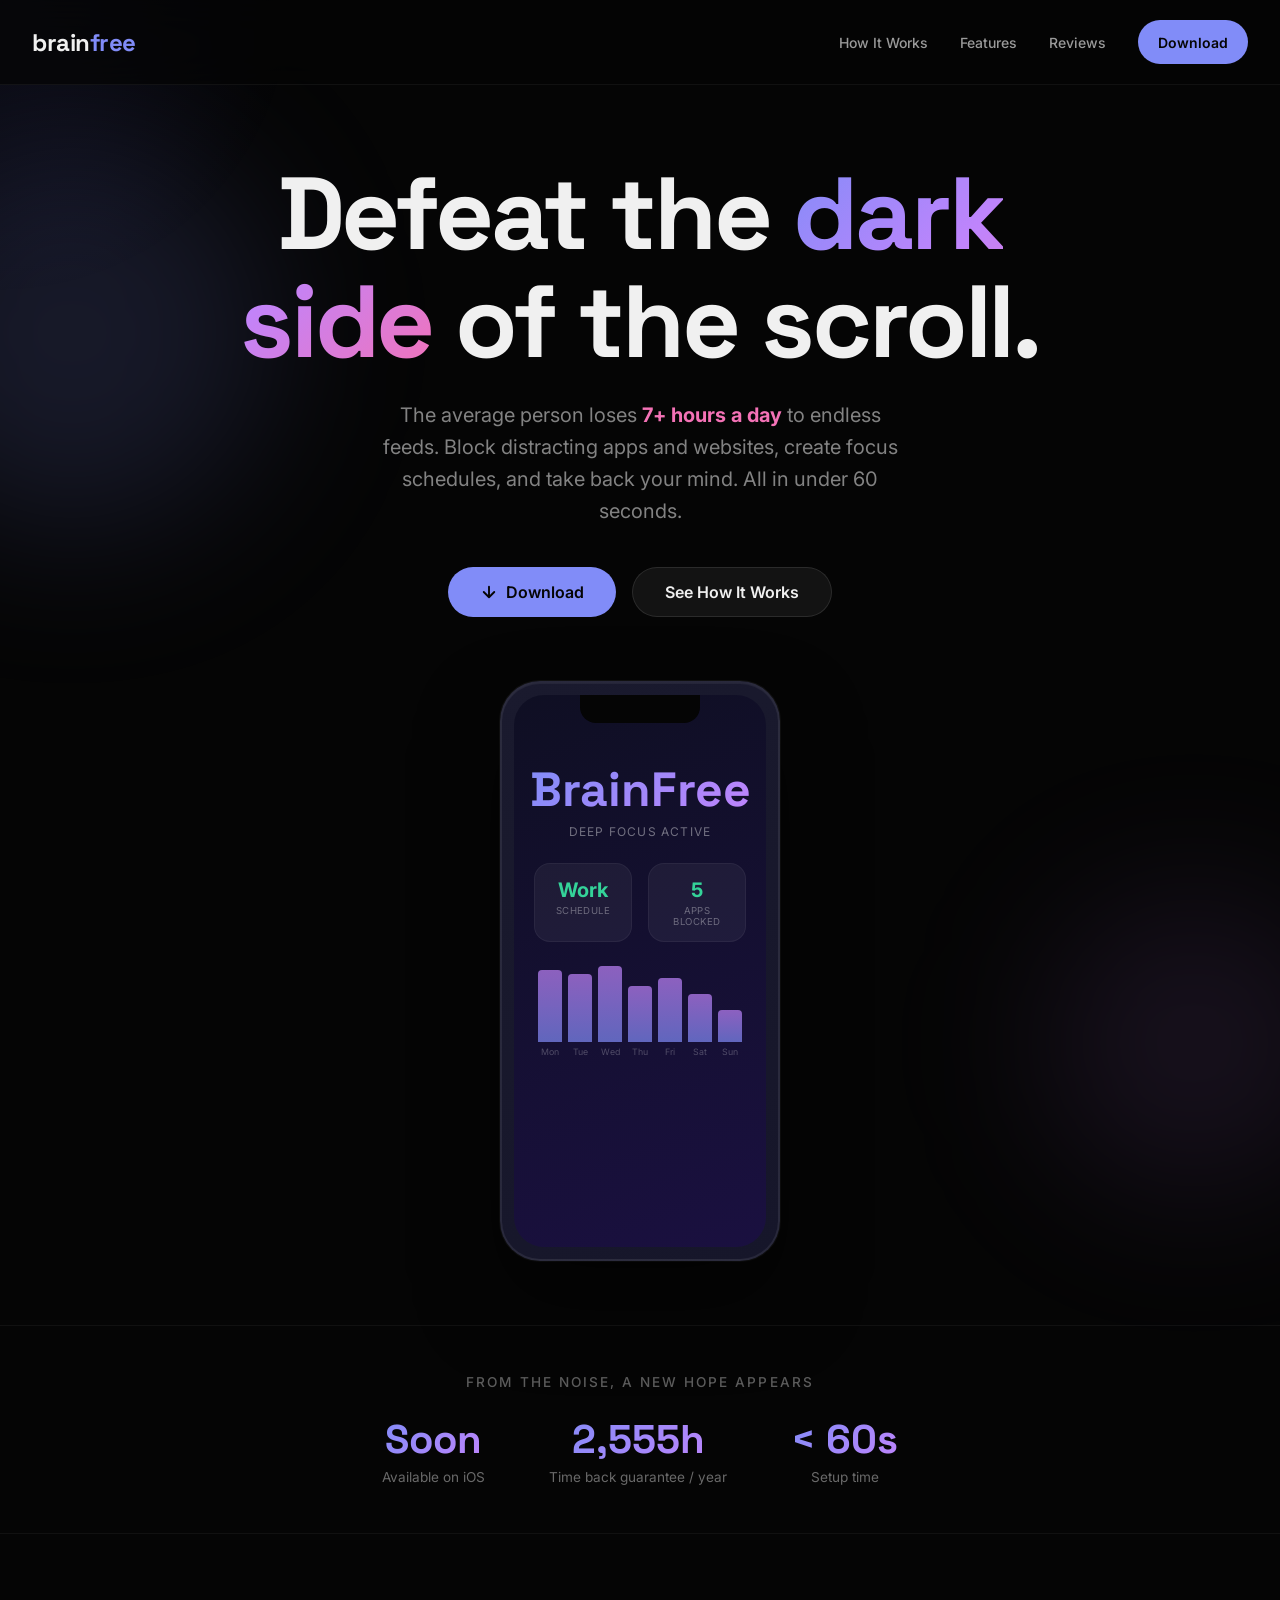
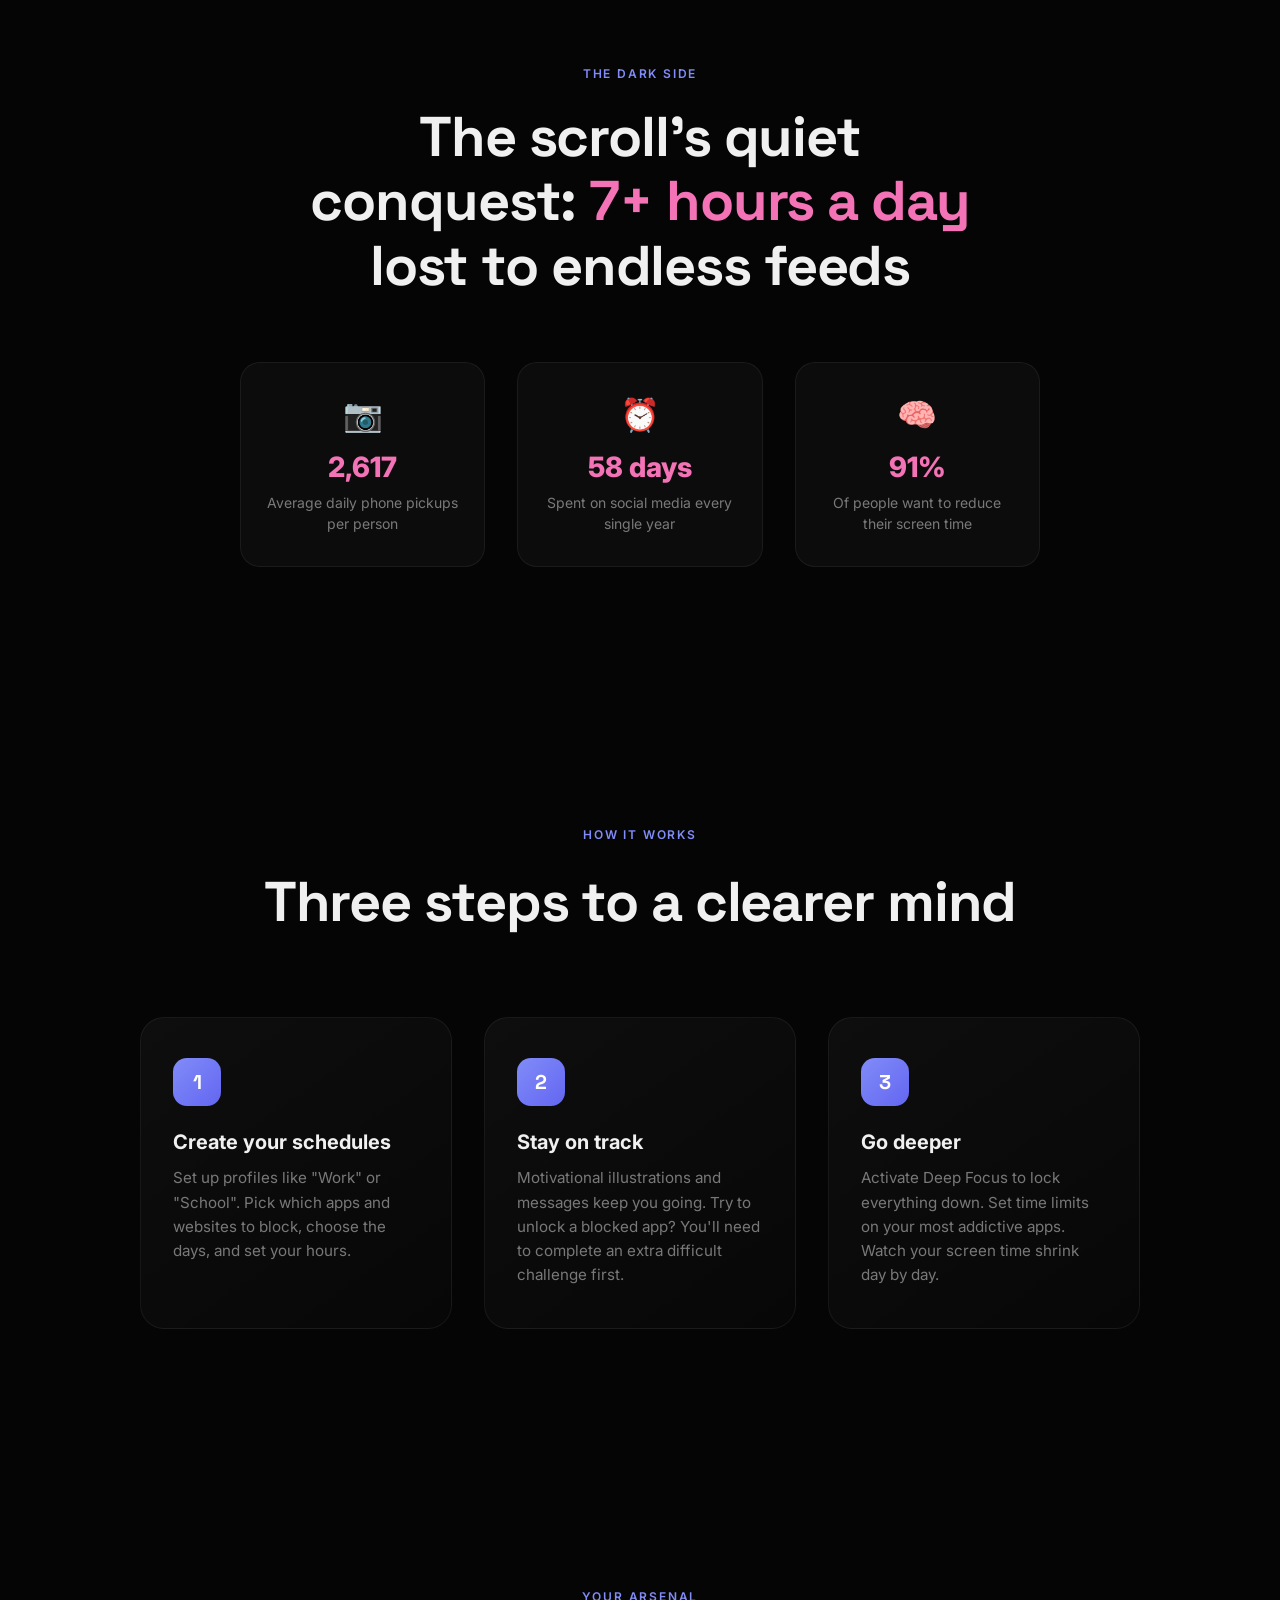
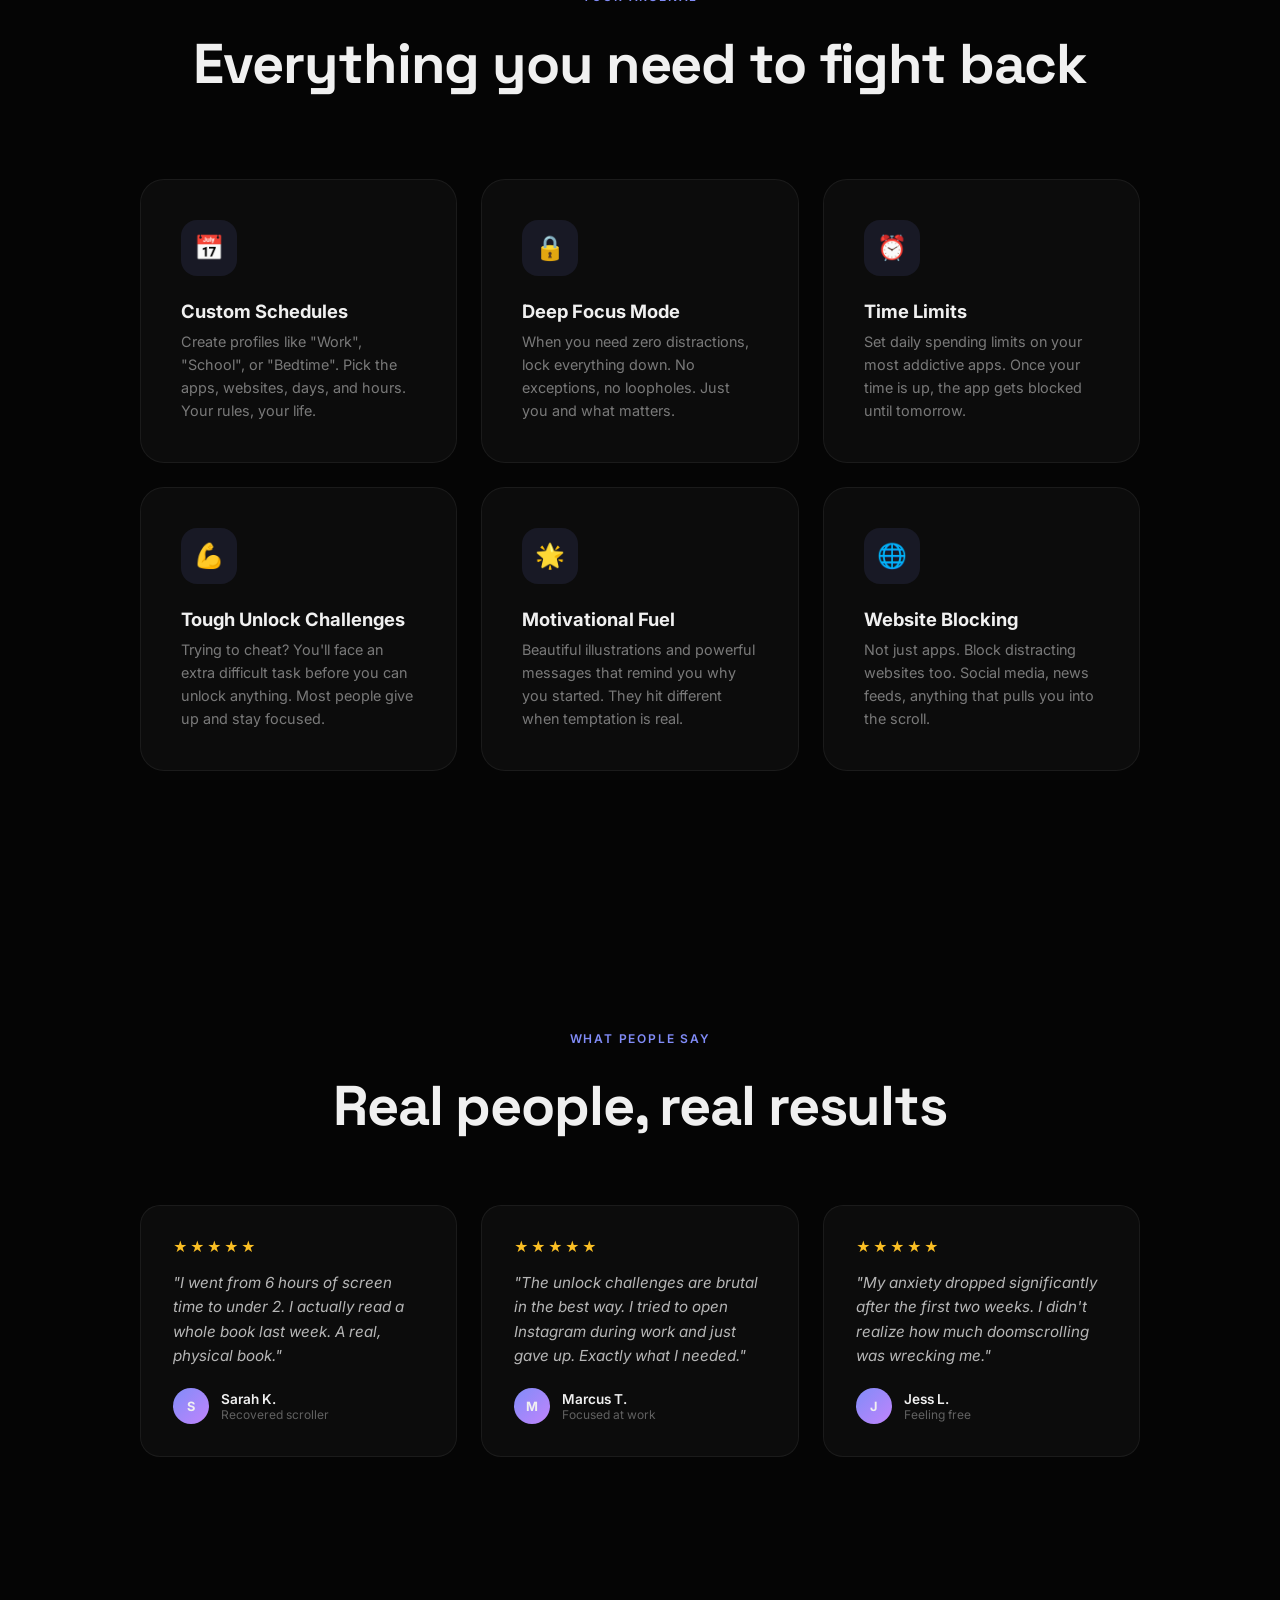
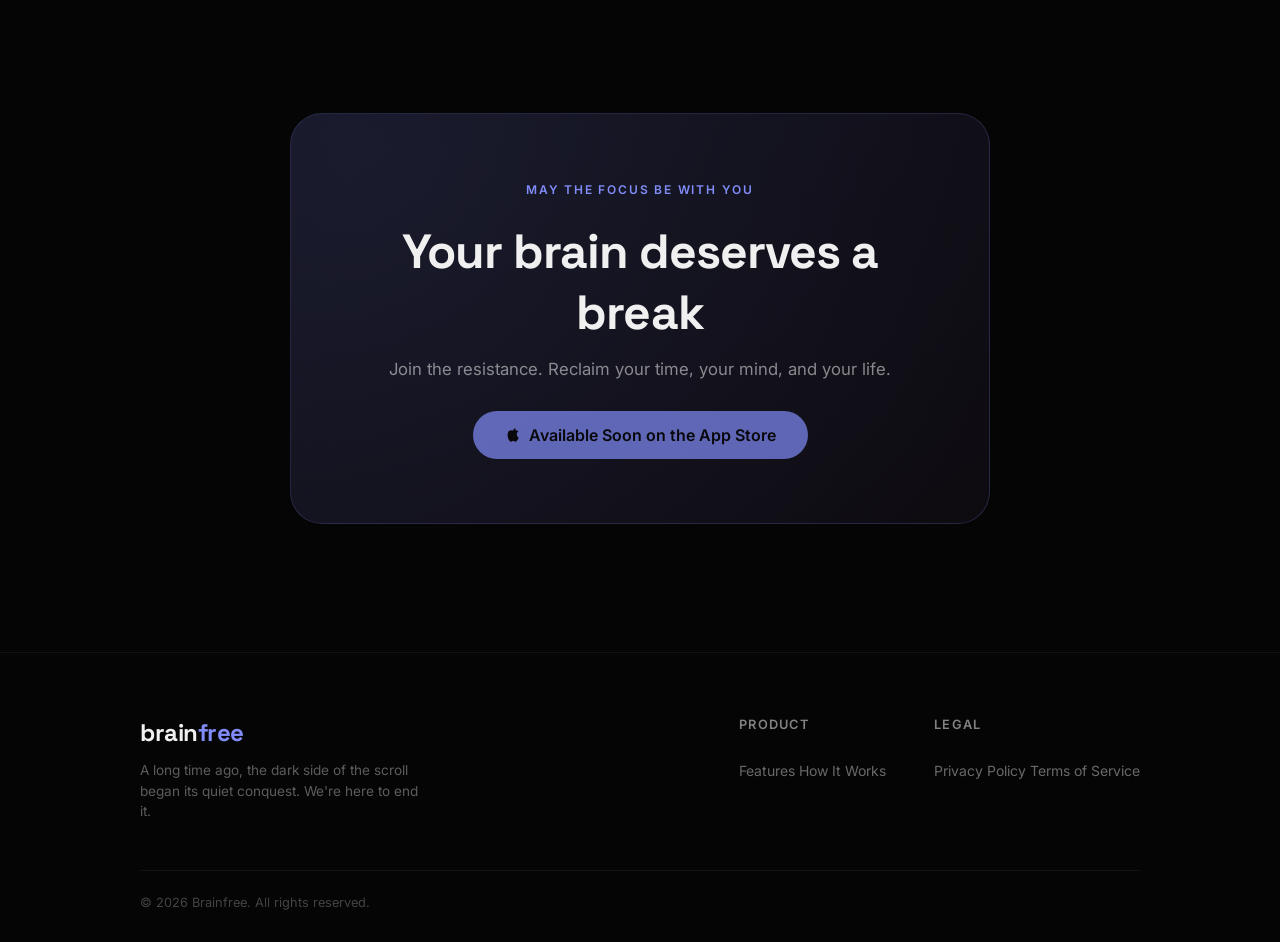
<file: index.html>
<!DOCTYPE html>
<html lang="en">
<head>
    <meta charset="UTF-8">
    <meta name="viewport" content="width=device-width, initial-scale=1.0">

    <!-- Primary Meta -->
    <title>Brainfree,Reclaim Your Focus, Stop Doomscrolling</title>
    <meta name="description" content="Brainfree helps you break free from endless scrolling and reclaim your time. Build better digital habits, reduce screen time, and start living.">
    <meta name="keywords" content="brainfree, screen time, doomscrolling, digital wellness, phone addiction, focus app, habit tracker, screen time reducer">
    <meta name="author" content="Brainfree">
    <meta name="theme-color" content="#050505">
    <meta name="apple-mobile-web-app-capable" content="yes">
    <meta name="apple-mobile-web-app-status-bar-style" content="black-translucent">
    <meta name="format-detection" content="telephone=no">

    <!-- Clean URL: remove index.html from address bar -->
    <script>if(window.location.pathname.endsWith('/index.html')){history.replaceState(null,'',window.location.pathname.replace('/index.html','/'));}</script>

    <!-- Smart App Banner - uncomment and replace YOUR_APP_STORE_ID when live
    <meta name="apple-itunes-app" content="app-id=YOUR_APP_STORE_ID, app-argument=https://brainfree.app/">
    -->

    <!-- Canonical -->
    <link rel="canonical" href="https://brainfree.app/">

    <!-- Open Graph / Facebook -->
    <meta property="og:type" content="website">
    <meta property="og:url" content="https://brainfree.app/">
    <meta property="og:title" content="Brainfree,Stop Scrolling. Start Living.">
    <meta property="og:description" content="Break free from doomscrolling. Reclaim your focus, time, and peace of mind with Brainfree.">
    <meta property="og:image" content="https://brainfree.app/img/og-image.png">
    <meta property="og:image:width" content="1200">
    <meta property="og:image:height" content="630">
    <meta property="og:site_name" content="Brainfree">
    <meta property="og:locale" content="en_US">

    <!-- Twitter Card -->
    <meta name="twitter:card" content="summary_large_image">
    <meta name="twitter:title" content="Brainfree,Stop Scrolling. Start Living.">
    <meta name="twitter:description" content="Break free from doomscrolling. Reclaim your focus, time, and peace of mind.">
    <meta name="twitter:image" content="https://brainfree.app/img/og-image.png">

    <!-- Favicon -->
    <link rel="icon" href="img/favicon.svg" type="image/svg+xml">
    <link rel="apple-touch-icon" href="img/icon-192.png">

    <!-- PWA Manifest -->
    <link rel="manifest" href="manifest.json">

    <!-- Fonts -->
    <link rel="preconnect" href="https://fonts.googleapis.com">
    <link rel="preconnect" href="https://fonts.gstatic.com" crossorigin>
    <link href="https://fonts.googleapis.com/css2?family=Inter:wght@400;500;600;700;800;900&family=Space+Grotesk:wght@500;700&display=swap" rel="stylesheet">

    <!-- Styles -->
    <link rel="stylesheet" href="css/style.css">

    <!-- Structured Data / JSON-LD -->
    <script type="application/ld+json">
    {
        "@context": "https://schema.org",
        "@type": "SoftwareApplication",
        "name": "Brainfree",
        "operatingSystem": "iOS",
        "applicationCategory": "HealthApplication",
        "description": "Block distracting apps and websites, create custom focus schedules, and activate Deep Focus mode. Brainfree helps you reclaim your time and your mind.",
        "offers": {
            "@type": "Offer",
            "price": "0",
            "priceCurrency": "USD"
        },
        "availability": "PreOrder"
    }
    </script>
    <script type="application/ld+json">
    {
        "@context": "https://schema.org",
        "@type": "Organization",
        "name": "Brainfree",
        "url": "https://brainfree.app",
        "logo": "https://brainfree.app/img/favicon.svg",
        "sameAs": []
    }
    </script>
</head>
<body>
    <!-- Cursor glow -->
    <div class="cursor-glow" id="cursorGlow"></div>

    <!-- Navigation -->
    <nav id="navbar">
        <a href="./" class="nav-logo" aria-label="Brainfree Home">brain<span>free</span></a>
        <div class="nav-links" id="navLinks">
            <a href="#how-it-works">How It Works</a>
            <a href="#features">Features</a>
            <a href="#testimonials">Reviews</a>
            <a href="#download" class="nav-cta">Download</a>
        </div>
    </nav>

    <!-- Hero Section -->
    <section class="hero">
        <div class="orb orb-1"></div>
        <div class="orb orb-2"></div>

        <h1>Defeat the <span class="gradient-text">dark side</span> of the scroll.</h1>

        <p class="hero-sub">The average person loses <strong style="color:#f472b6;">7+ hours a day</strong> to endless feeds. Block distracting apps and websites, create focus schedules, and take back your mind. All in under 60 seconds.</p>

        <div class="hero-ctas">
            <a href="#download" class="btn-primary">
                <svg width="18" height="18" viewBox="0 0 24 24" fill="none" stroke="currentColor" stroke-width="2.5" stroke-linecap="round" stroke-linejoin="round"><path d="M12 5v14M5 12l7 7 7-7"/></svg>
                Download
            </a>
            <a href="#how-it-works" class="btn-secondary">See How It Works</a>
        </div>

        <!-- Phone Mockup -->
        <div class="hero-visual">
            <div class="phone-mockup">
                <div class="phone-notch"></div>
                <div class="phone-screen">
                    <div class="screen-time" id="screenTime">BrainFree</div>
                    <div class="screen-label">Deep Focus Active</div>
                    <div class="screen-stat-row">
                        <div class="screen-stat-card">
                            <div class="stat-num">Work</div>
                            <div class="stat-lbl">Schedule</div>
                        </div>
                        <div class="screen-stat-card">
                            <div class="stat-num">5</div>
                            <div class="stat-lbl">Apps blocked</div>
                        </div>
                    </div>
                    <div class="screen-bar-chart">
                        <div class="bar" style="height: 90%"></div>
                        <div class="bar" style="height: 85%"></div>
                        <div class="bar" style="height: 95%"></div>
                        <div class="bar" style="height: 70%"></div>
                        <div class="bar" style="height: 80%"></div>
                        <div class="bar" style="height: 60%"></div>
                        <div class="bar" style="height: 40%"></div>
                    </div>
                    <div class="screen-day-labels">
                        <span>Mon</span><span>Tue</span><span>Wed</span><span>Thu</span><span>Fri</span><span>Sat</span><span>Sun</span>
                    </div>
                </div>
            </div>
        </div>
    </section>

    <!-- Social Proof -->
    <section class="social-proof reveal" aria-label="Statistics">
        <p>From the noise, a new hope appears</p>
        <div class="stats-row">
            <div class="stat-item">
                <div class="stat-number">Soon</div>
                <div class="stat-label">Available on iOS</div>
            </div>
            <div class="stat-item">
                <div class="stat-number">2,555h</div>
                <div class="stat-label">Time back guarantee / year</div>
            </div>
            <div class="stat-item">
                <div class="stat-number">&lt; 60s</div>
                <div class="stat-label">Setup time</div>
            </div>
        </div>
    </section>

    <!-- Problem Section -->
    <section class="problem reveal" aria-label="The problem with screen time">
        <span class="section-label">The Dark Side</span>
        <h2>The scroll's quiet conquest: <span style="color: #f472b6;">7+ hours a day</span> lost to endless feeds</h2>

        <div class="problem-stats">
            <div class="problem-card reveal">
                <div class="icon">&#128247;</div>
                <h3>2,617</h3>
                <p>Average daily phone pickups per person</p>
            </div>
            <div class="problem-card reveal">
                <div class="icon">&#9200;</div>
                <h3>58 days</h3>
                <p>Spent on social media every single year</p>
            </div>
            <div class="problem-card reveal">
                <div class="icon">&#129504;</div>
                <h3>91%</h3>
                <p>Of people want to reduce their screen time</p>
            </div>
        </div>
    </section>

    <!-- How It Works -->
    <section class="how-it-works" id="how-it-works" aria-label="How Brainfree works">
        <div class="section-header reveal">
            <span class="section-label">How It Works</span>
            <h2>Three steps to a <span class="gradient-text">clearer mind</span></h2>
        </div>

        <div class="steps">
            <div class="step reveal">
                <div class="step-number">1</div>
                <h3>Create your schedules</h3>
                <p>Set up profiles like "Work" or "School". Pick which apps and websites to block, choose the days, and set your hours.</p>
            </div>
            <div class="step reveal">
                <div class="step-number">2</div>
                <h3>Stay on track</h3>
                <p>Motivational illustrations and messages keep you going. Try to unlock a blocked app? You'll need to complete an extra difficult challenge first.</p>
            </div>
            <div class="step reveal">
                <div class="step-number">3</div>
                <h3>Go deeper</h3>
                <p>Activate Deep Focus to lock everything down. Set time limits on your most addictive apps. Watch your screen time shrink day by day.</p>
            </div>
        </div>
    </section>

    <!-- Features -->
    <section class="features" id="features" aria-label="App features">
        <div class="section-header reveal">
            <span class="section-label">Your Arsenal</span>
            <h2>Everything you need to <span class="gradient-text">fight back</span></h2>
        </div>

        <div class="features-grid">
            <div class="feature-card reveal">
                <div class="feature-icon">&#128197;</div>
                <h3>Custom Schedules</h3>
                <p>Create profiles like "Work", "School", or "Bedtime". Pick the apps, websites, days, and hours. Your rules, your life.</p>
            </div>
            <div class="feature-card reveal">
                <div class="feature-icon">&#128274;</div>
                <h3>Deep Focus Mode</h3>
                <p>When you need zero distractions, lock everything down. No exceptions, no loopholes. Just you and what matters.</p>
            </div>
            <div class="feature-card reveal">
                <div class="feature-icon">&#9200;</div>
                <h3>Time Limits</h3>
                <p>Set daily spending limits on your most addictive apps. Once your time is up, the app gets blocked until tomorrow.</p>
            </div>
            <div class="feature-card reveal">
                <div class="feature-icon">&#128170;</div>
                <h3>Tough Unlock Challenges</h3>
                <p>Trying to cheat? You'll face an extra difficult task before you can unlock anything. Most people give up and stay focused.</p>
            </div>
            <div class="feature-card reveal">
                <div class="feature-icon">&#127775;</div>
                <h3>Motivational Fuel</h3>
                <p>Beautiful illustrations and powerful messages that remind you why you started. They hit different when temptation is real.</p>
            </div>
            <div class="feature-card reveal">
                <div class="feature-icon">&#127760;</div>
                <h3>Website Blocking</h3>
                <p>Not just apps. Block distracting websites too. Social media, news feeds, anything that pulls you into the scroll.</p>
            </div>
        </div>
    </section>

    <!-- Testimonials -->
    <section class="testimonials" id="testimonials" aria-label="User reviews">
        <div class="section-header reveal">
            <span class="section-label">What People Say</span>
            <h2>Real people, <span class="gradient-text">real results</span></h2>
        </div>

        <div class="testimonials-grid">
            <div class="testimonial-card reveal">
                <div class="testimonial-stars">&#9733;&#9733;&#9733;&#9733;&#9733;</div>
                <blockquote>"I went from 6 hours of screen time to under 2. I actually read a whole book last week. A real, physical book."</blockquote>
                <div class="testimonial-author">
                    <div class="testimonial-avatar">S</div>
                    <div>
                        <div class="testimonial-name">Sarah K.</div>
                        <div class="testimonial-handle">Recovered scroller</div>
                    </div>
                </div>
            </div>
            <div class="testimonial-card reveal">
                <div class="testimonial-stars">&#9733;&#9733;&#9733;&#9733;&#9733;</div>
                <blockquote>"The unlock challenges are brutal in the best way. I tried to open Instagram during work and just gave up. Exactly what I needed."</blockquote>
                <div class="testimonial-author">
                    <div class="testimonial-avatar">M</div>
                    <div>
                        <div class="testimonial-name">Marcus T.</div>
                        <div class="testimonial-handle">Focused at work</div>
                    </div>
                </div>
            </div>
            <div class="testimonial-card reveal">
                <div class="testimonial-stars">&#9733;&#9733;&#9733;&#9733;&#9733;</div>
                <blockquote>"My anxiety dropped significantly after the first two weeks. I didn't realize how much doomscrolling was wrecking me."</blockquote>
                <div class="testimonial-author">
                    <div class="testimonial-avatar">J</div>
                    <div>
                        <div class="testimonial-name">Jess L.</div>
                        <div class="testimonial-handle">Feeling free</div>
                    </div>
                </div>
            </div>
        </div>
    </section>

    <!-- Final CTA -->
    <section class="final-cta" id="download" aria-label="Download Brainfree">
        <div class="cta-box reveal">
            <span class="section-label">May the Focus Be With You</span>
            <h2>Your brain deserves a break</h2>
            <p>Join the resistance. Reclaim your time, your mind, and your life.</p>
            <div class="hero-ctas">
                <span class="btn-primary" style="cursor: default; opacity: 0.7;" aria-label="Available soon on the App Store">
                    <svg width="16" height="16" viewBox="0 0 24 24" fill="currentColor"><path d="M18.71 19.5C17.88 20.74 17 21.95 15.66 21.97C14.32 21.99 13.89 21.18 12.37 21.18C10.84 21.18 10.37 21.95 9.1 21.99C7.79 22.03 6.8 20.68 5.96 19.47C4.25 16.56 2.93 11.3 4.7 7.72C5.57 5.94 7.36 4.86 9.28 4.84C10.56 4.82 11.78 5.72 12.57 5.72C13.36 5.72 14.85 4.62 16.4 4.8C17.05 4.83 18.89 5.08 20.07 6.81C19.96 6.87 17.62 8.23 17.65 11.1C17.68 14.56 20.61 15.7 20.64 15.71C20.62 15.78 20.15 17.38 19.03 19.02L18.71 19.5ZM13 3.5C13.73 2.67 14.94 2.04 15.94 2C16.07 3.17 15.6 4.35 14.9 5.19C14.21 6.04 13.07 6.7 11.95 6.61C11.8 5.46 12.36 4.26 13 3.5Z"/></svg>
                    Available Soon on the App Store
                </span>
            </div>
        </div>
    </section>

    <!-- Footer -->
    <footer>
        <div class="footer-inner">
            <div class="footer-brand">
                <div class="nav-logo">brain<span>free</span></div>
                <p>A long time ago, the dark side of the scroll began its quiet conquest. We're here to end it.</p>
            </div>
            <div class="footer-links">
                <div class="footer-col">
                    <h4>Product</h4>
                    <a href="#features">Features</a>
                    <a href="#how-it-works">How It Works</a>
                </div>
                <div class="footer-col">
                    <h4>Legal</h4>
                    <a href="legal/privacy/">Privacy Policy</a>
                    <a href="legal/terms/">Terms of Service</a>
                </div>
            </div>
        </div>
        <div class="footer-bottom">
            <span>&copy; 2026 Brainfree. All rights reserved.</span>
        </div>
    </footer>

    <!-- Scripts -->
    <script src="js/main.js" defer></script>
</body>
</html>
</file>
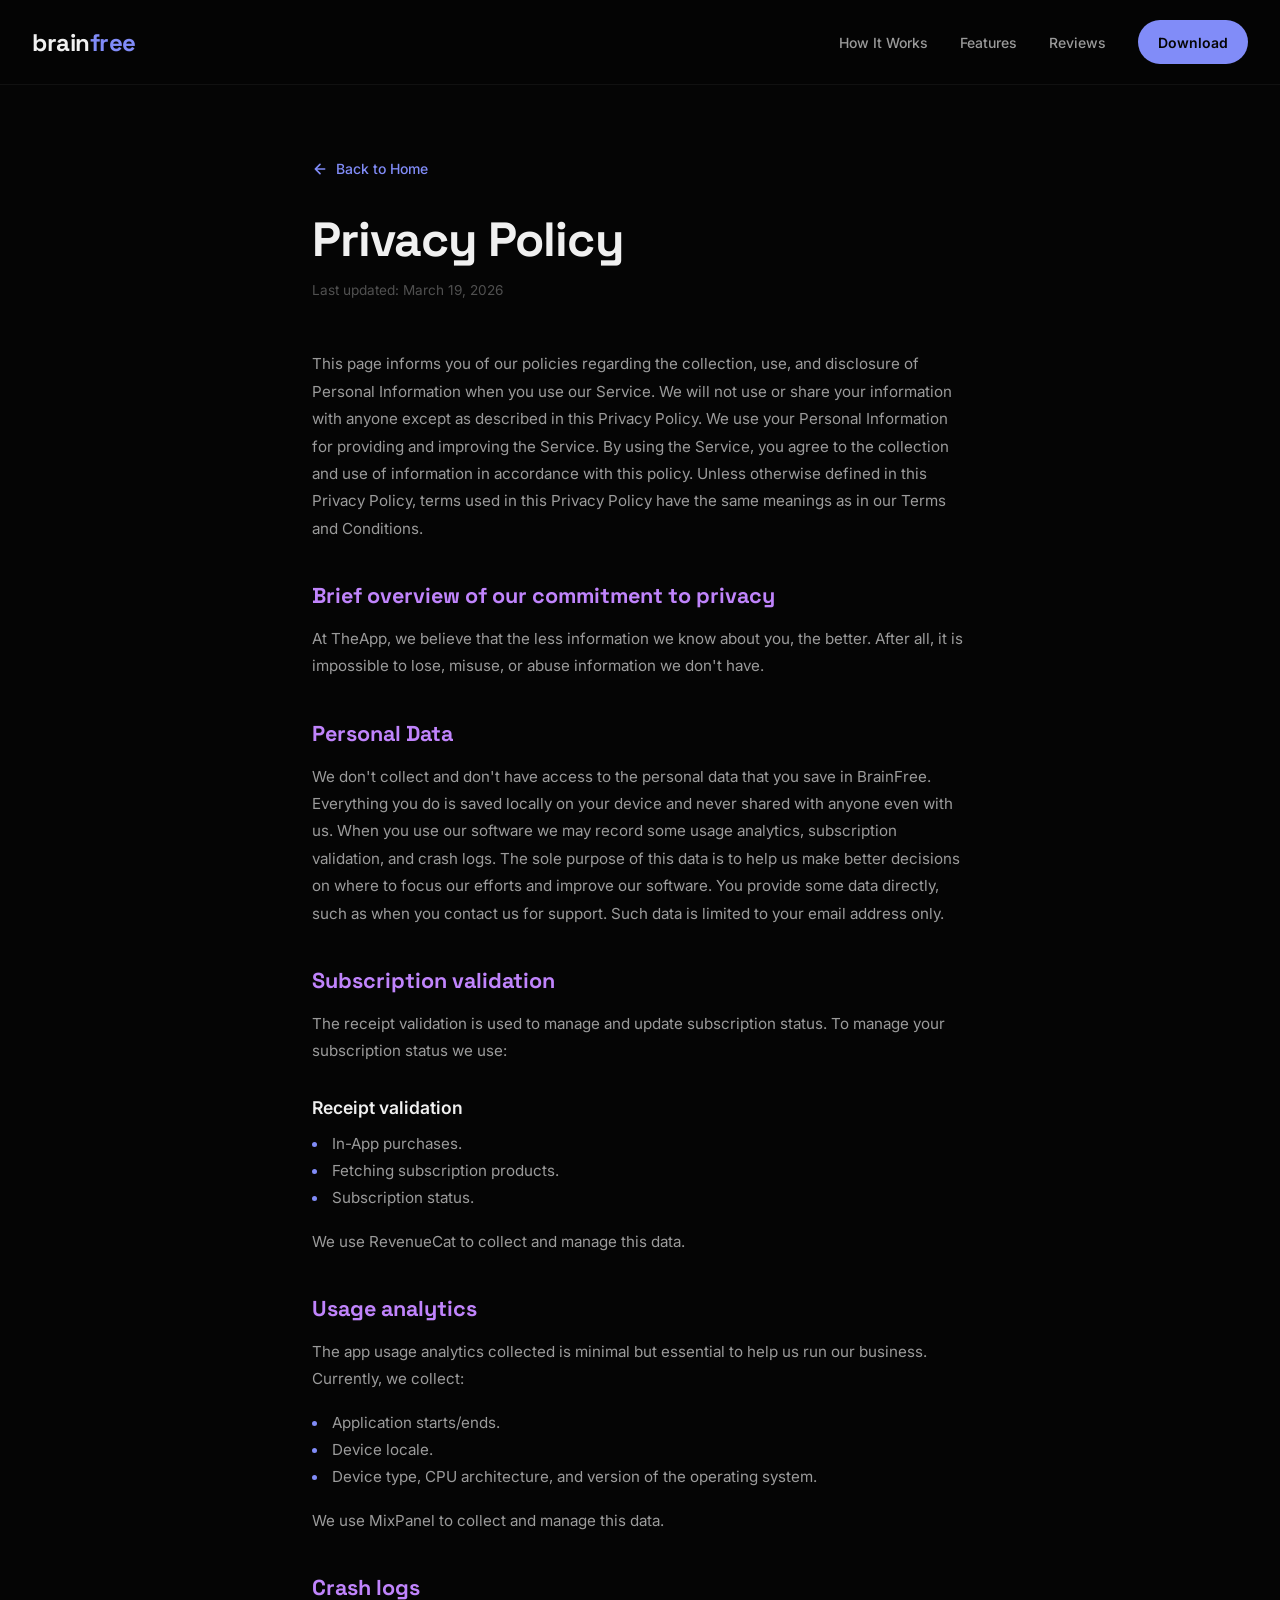
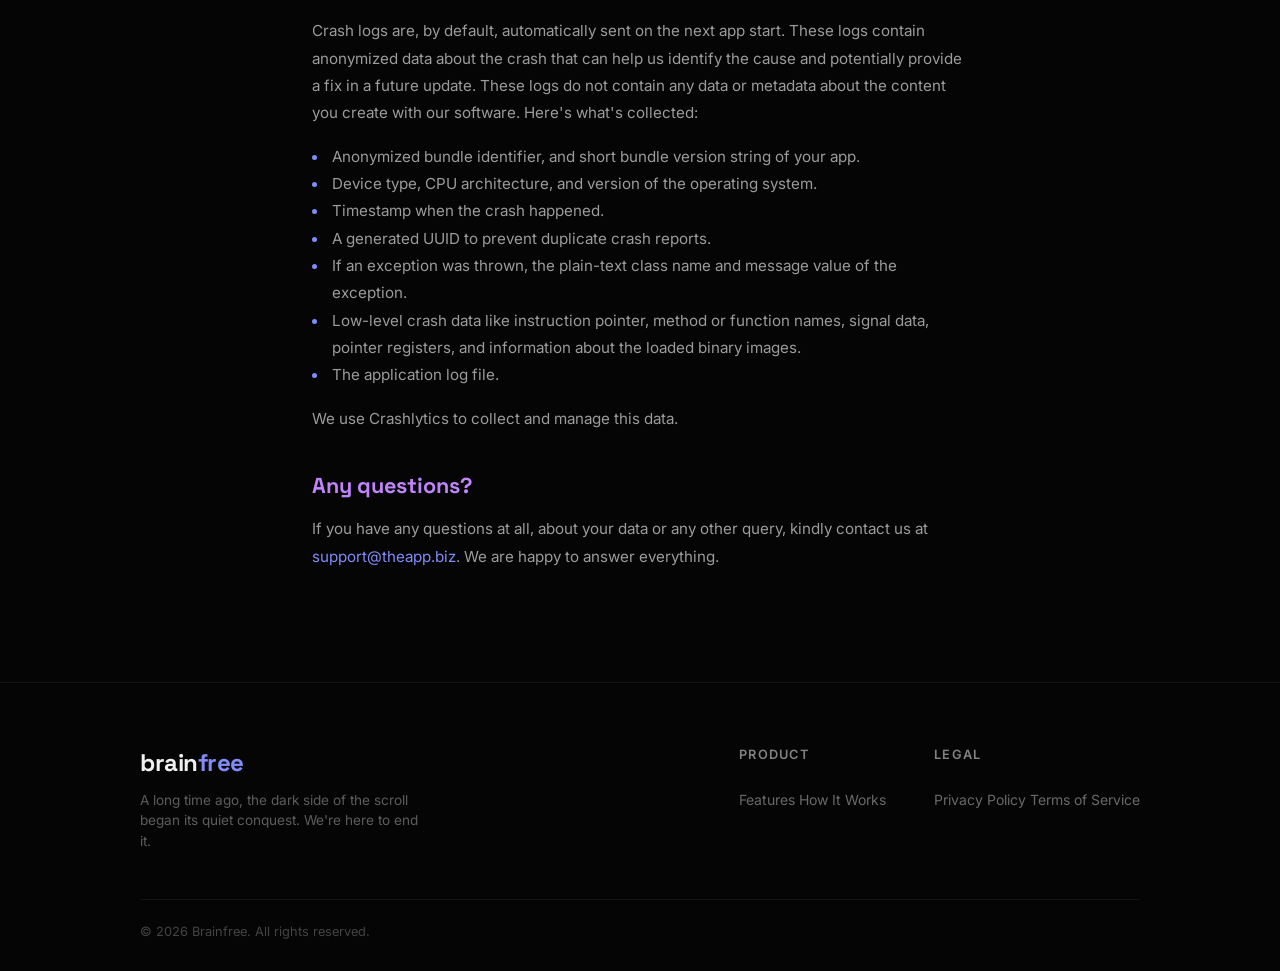
<file: legal/privacy/index.html>
<!DOCTYPE html>
<html lang="en">
<head>
    <meta charset="UTF-8">
    <meta name="viewport" content="width=device-width, initial-scale=1.0">
    <title>Privacy Policy - Brainfree</title>
    <meta name="description" content="Brainfree Privacy Policy. Learn how we handle your data.">
    <meta name="theme-color" content="#050505">
    <link rel="icon" href="../../img/favicon.svg" type="image/svg+xml">
    <link rel="canonical" href="https://brainfree.app/legal/privacy/">
    <link rel="preconnect" href="https://fonts.googleapis.com">
    <link rel="preconnect" href="https://fonts.gstatic.com" crossorigin>
    <link href="https://fonts.googleapis.com/css2?family=Inter:wght@400;500;600;700&family=Space+Grotesk:wght@700&display=swap" rel="stylesheet">
    <link rel="stylesheet" href="../../css/style.css">
    <style>
        .legal-page {
            max-width: 720px;
            margin: 0 auto;
            padding: 10rem 2rem 6rem;
        }
        .legal-page h1 {
            font-family: 'Space Grotesk', sans-serif;
            font-size: clamp(2rem, 5vw, 3rem);
            font-weight: 700;
            letter-spacing: -0.02em;
            margin-bottom: 0.5rem;
            animation: fadeUp 0.8s ease forwards;
        }
        .legal-page .legal-updated {
            font-size: 0.85rem;
            color: rgba(255,255,255,0.3);
            margin-bottom: 3rem;
        }
        .legal-page h2 {
            font-family: 'Space Grotesk', sans-serif;
            font-size: 1.35rem;
            font-weight: 700;
            margin-top: 2.5rem;
            margin-bottom: 1rem;
            color: #c084fc;
        }
        .legal-page h3 {
            font-size: 1.1rem;
            font-weight: 600;
            margin-top: 2rem;
            margin-bottom: 0.75rem;
        }
        .legal-page p {
            font-size: 0.95rem;
            color: rgba(255,255,255,0.6);
            line-height: 1.8;
            margin-bottom: 1rem;
        }
        .legal-page ul {
            list-style: none;
            padding: 0;
            margin-bottom: 1rem;
        }
        .legal-page ul li {
            font-size: 0.95rem;
            color: rgba(255,255,255,0.6);
            line-height: 1.8;
            padding-left: 1.25rem;
            position: relative;
        }
        .legal-page ul li::before {
            content: '';
            position: absolute;
            left: 0;
            top: 0.75rem;
            width: 5px;
            height: 5px;
            border-radius: 50%;
            background: #818cf8;
        }
        .legal-page a {
            color: #818cf8;
            transition: color 0.2s;
        }
        .legal-page a:hover {
            color: #c084fc;
        }
        .legal-back {
            display: inline-flex;
            align-items: center;
            gap: 0.5rem;
            font-size: 0.875rem;
            font-weight: 500;
            color: rgba(255,255,255,0.5);
            margin-bottom: 2rem;
            transition: color 0.2s;
        }
        .legal-back:hover { color: #fff; }
        @media (max-width: 768px) {
            .legal-page { padding: 9rem 1.5rem 4rem; }
        }
        @media (max-width: 375px) {
            .legal-page { padding: 8rem 1rem 3rem; }
        }
    </style>
</head>
<body>
    <nav id="navbar">
        <a href="../../" class="nav-logo" aria-label="Brainfree Home">brain<span>free</span></a>
        <div class="nav-links" id="navLinks">
            <a href="../../#how-it-works">How It Works</a>
            <a href="../../#features">Features</a>
            <a href="../../#testimonials">Reviews</a>
            <a href="../../#download" class="nav-cta">Download</a>
        </div>
    </nav>

    <main class="legal-page">
        <a href="../../" class="legal-back">
            <svg width="16" height="16" viewBox="0 0 24 24" fill="none" stroke="currentColor" stroke-width="2.5" stroke-linecap="round" stroke-linejoin="round"><path d="M19 12H5M12 19l-7-7 7-7"/></svg>
            Back to Home
        </a>

        <h1>Privacy Policy</h1>
        <p class="legal-updated">Last updated: March 19, 2026</p>

        <p>This page informs you of our policies regarding the collection, use, and disclosure of Personal Information when you use our Service. We will not use or share your information with anyone except as described in this Privacy Policy. We use your Personal Information for providing and improving the Service. By using the Service, you agree to the collection and use of information in accordance with this policy. Unless otherwise defined in this Privacy Policy, terms used in this Privacy Policy have the same meanings as in our Terms and Conditions.</p>

        <h2>Brief overview of our commitment to privacy</h2>
        <p>At TheApp, we believe that the less information we know about you, the better. After all, it is impossible to lose, misuse, or abuse information we don't have.</p>

        <h2>Personal Data</h2>
        <p>We don't collect and don't have access to the personal data that you save in BrainFree. Everything you do is saved locally on your device and never shared with anyone even with us. When you use our software we may record some usage analytics, subscription validation, and crash logs. The sole purpose of this data is to help us make better decisions on where to focus our efforts and improve our software. You provide some data directly, such as when you contact us for support. Such data is limited to your email address only.</p>

        <h2>Subscription validation</h2>
        <p>The receipt validation is used to manage and update subscription status. To manage your subscription status we use:</p>

        <h3>Receipt validation</h3>
        <ul>
            <li>In-App purchases.</li>
            <li>Fetching subscription products.</li>
            <li>Subscription status.</li>
        </ul>
        <p>We use RevenueCat to collect and manage this data.</p>

        <h2>Usage analytics</h2>
        <p>The app usage analytics collected is minimal but essential to help us run our business. Currently, we collect:</p>
        <ul>
            <li>Application starts/ends.</li>
            <li>Device locale.</li>
            <li>Device type, CPU architecture, and version of the operating system.</li>
        </ul>
        <p>We use MixPanel to collect and manage this data.</p>

        <h2>Crash logs</h2>
        <p>Crash logs are, by default, automatically sent on the next app start. These logs contain anonymized data about the crash that can help us identify the cause and potentially provide a fix in a future update. These logs do not contain any data or metadata about the content you create with our software. Here's what's collected:</p>
        <ul>
            <li>Anonymized bundle identifier, and short bundle version string of your app.</li>
            <li>Device type, CPU architecture, and version of the operating system.</li>
            <li>Timestamp when the crash happened.</li>
            <li>A generated UUID to prevent duplicate crash reports.</li>
            <li>If an exception was thrown, the plain-text class name and message value of the exception.</li>
            <li>Low-level crash data like instruction pointer, method or function names, signal data, pointer registers, and information about the loaded binary images.</li>
            <li>The application log file.</li>
        </ul>
        <p>We use Crashlytics to collect and manage this data.</p>

        <h2>Any questions?</h2>
        <p>If you have any questions at all, about your data or any other query, kindly contact us at <a href="mailto:support@theapp.biz">support@theapp.biz</a>. We are happy to answer everything.</p>
    </main>

    <footer>
        <div class="footer-inner">
            <div class="footer-brand">
                <div class="nav-logo">brain<span>free</span></div>
                <p>A long time ago, the dark side of the scroll began its quiet conquest. We're here to end it.</p>
            </div>
            <div class="footer-links">
                <div class="footer-col">
                    <h4>Product</h4>
                    <a href="../../#features">Features</a>
                    <a href="../../#how-it-works">How It Works</a>
                </div>
                <div class="footer-col">
                    <h4>Legal</h4>
                    <a href="../privacy/">Privacy Policy</a>
                    <a href="../terms/">Terms of Service</a>
                </div>
            </div>
        </div>
        <div class="footer-bottom">
            <span>&copy; 2026 Brainfree. All rights reserved.</span>
        </div>
    </footer>
</body>
</html>
</file>
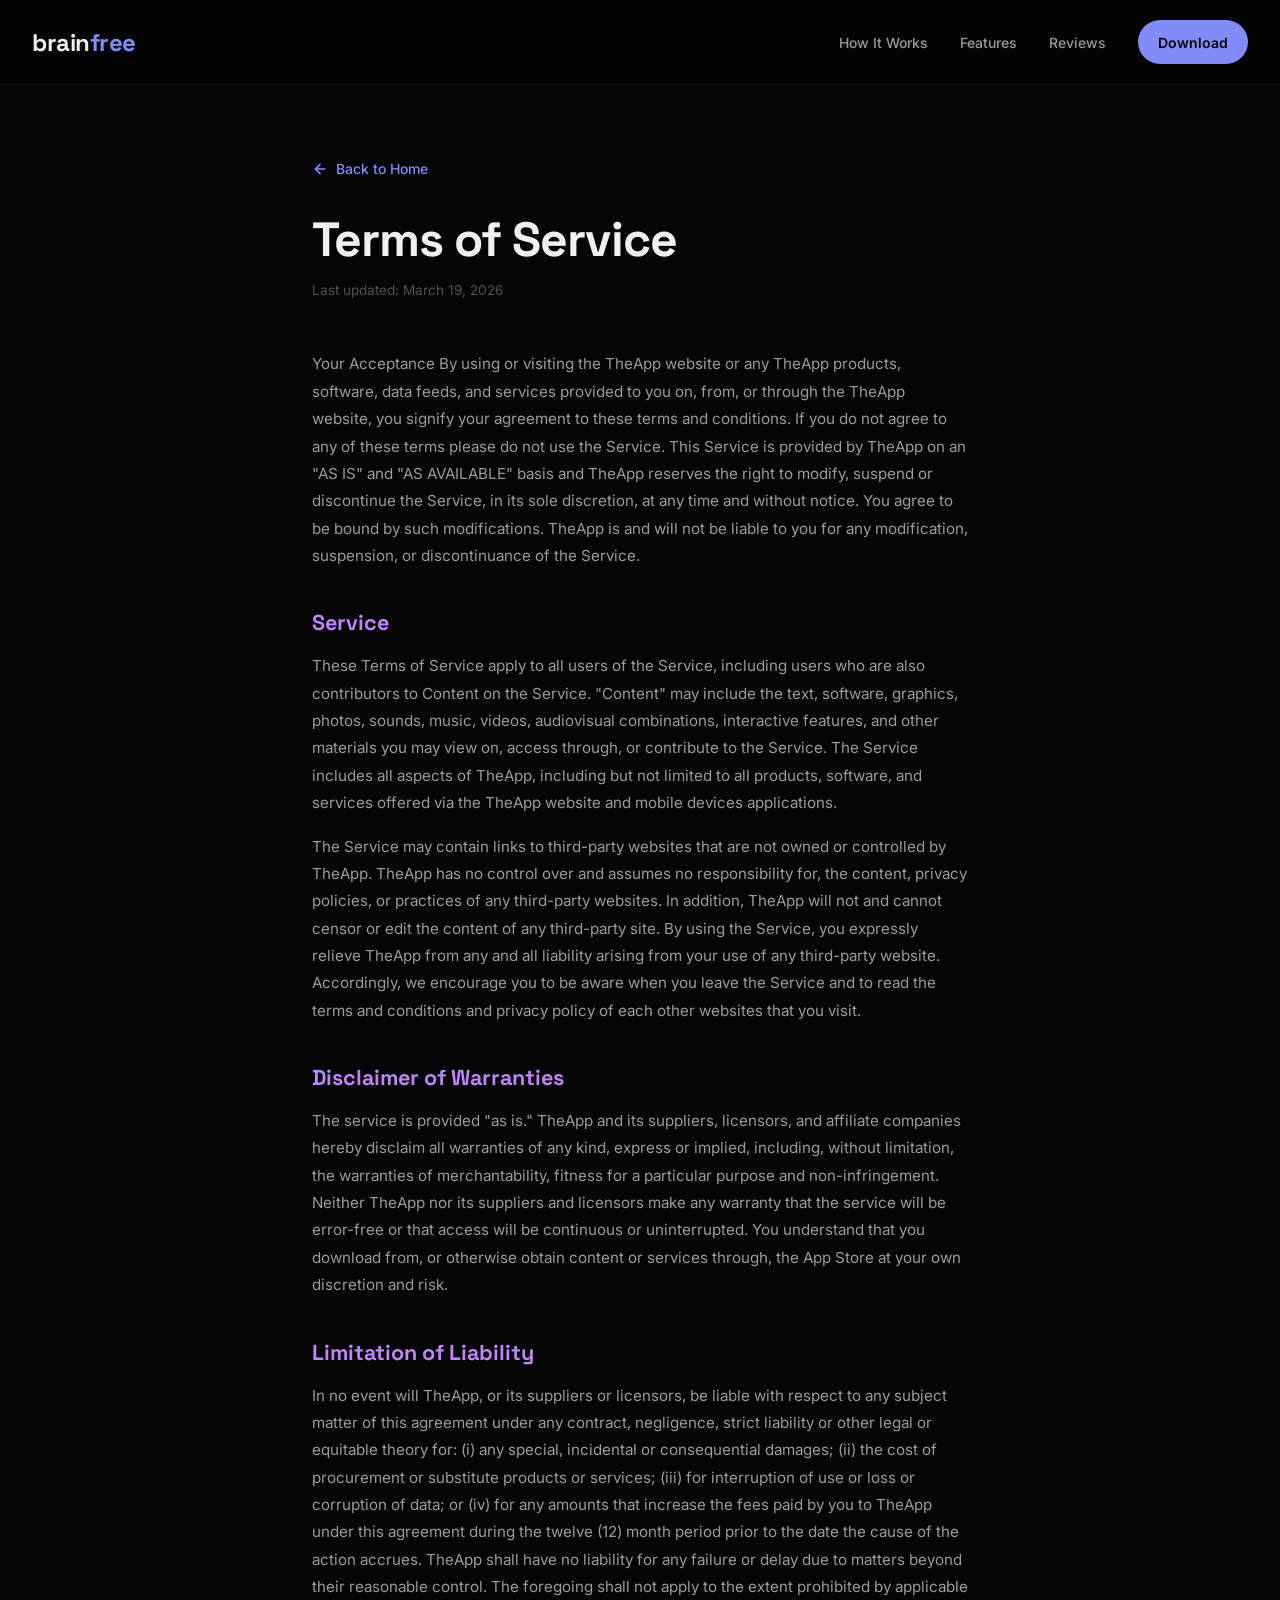
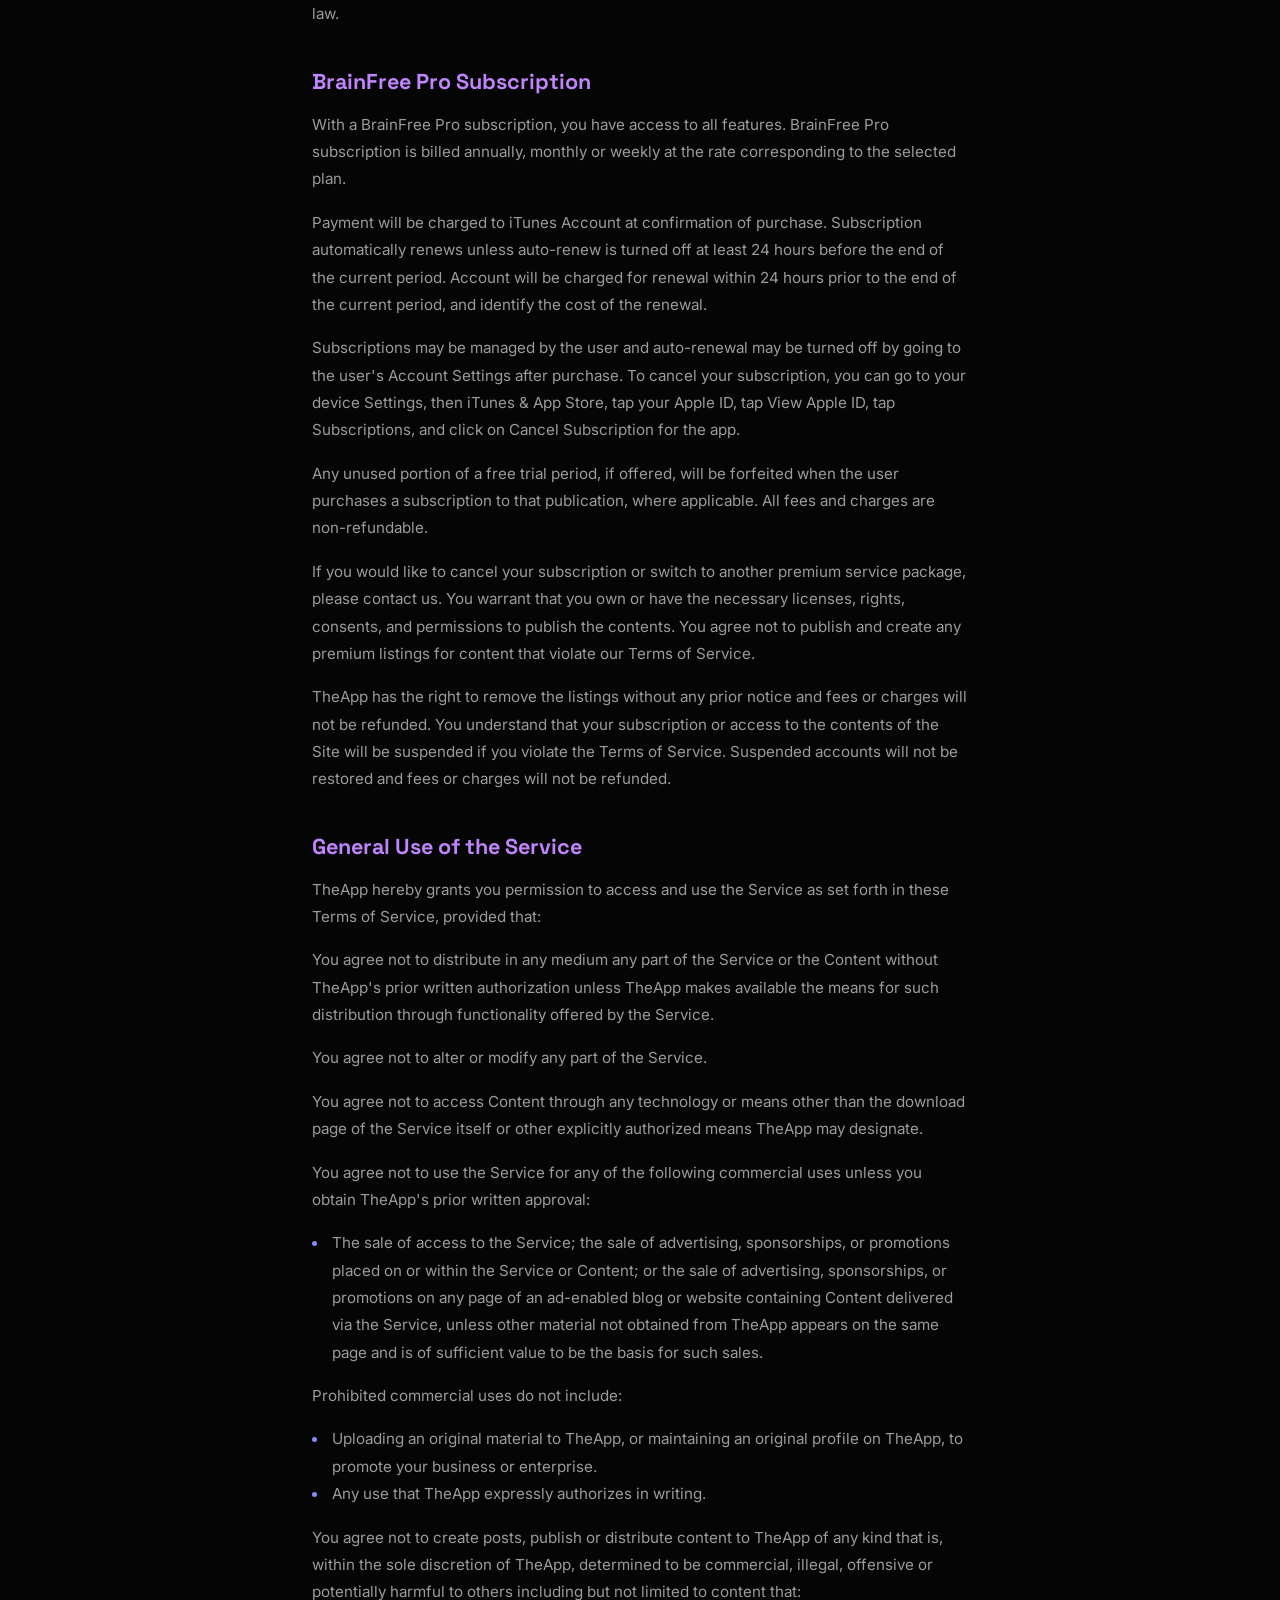
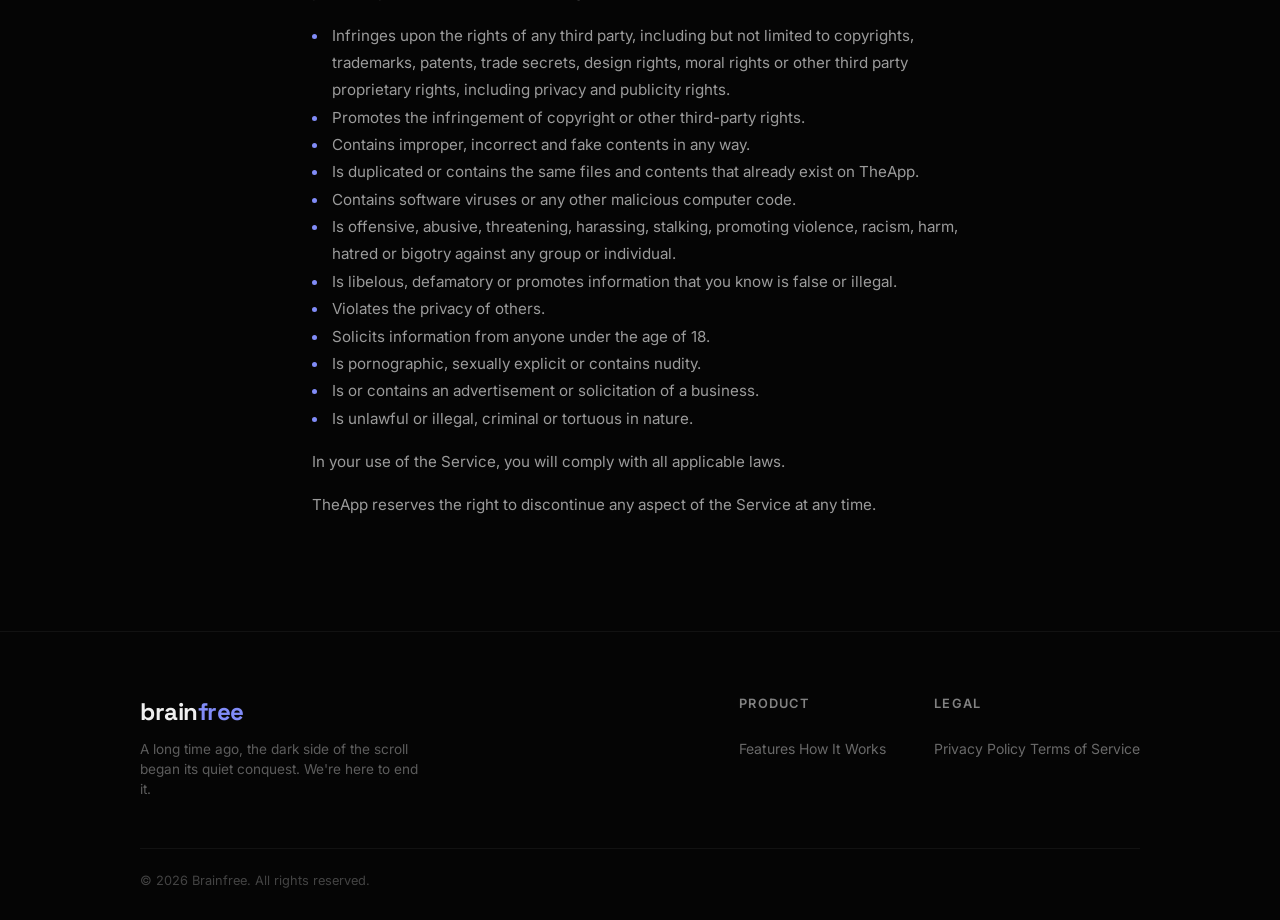
<file: legal/terms/index.html>
<!DOCTYPE html>
<html lang="en">
<head>
    <meta charset="UTF-8">
    <meta name="viewport" content="width=device-width, initial-scale=1.0">
    <title>Terms of Service - Brainfree</title>
    <meta name="description" content="Brainfree Terms of Service. Read our terms and conditions.">
    <meta name="theme-color" content="#050505">
    <link rel="icon" href="../../img/favicon.svg" type="image/svg+xml">
    <link rel="canonical" href="https://brainfree.app/legal/terms/">
    <link rel="preconnect" href="https://fonts.googleapis.com">
    <link rel="preconnect" href="https://fonts.gstatic.com" crossorigin>
    <link href="https://fonts.googleapis.com/css2?family=Inter:wght@400;500;600;700&family=Space+Grotesk:wght@700&display=swap" rel="stylesheet">
    <link rel="stylesheet" href="../../css/style.css">
    <style>
        .legal-page {
            max-width: 720px;
            margin: 0 auto;
            padding: 10rem 2rem 6rem;
        }
        .legal-page h1 {
            font-family: 'Space Grotesk', sans-serif;
            font-size: clamp(2rem, 5vw, 3rem);
            font-weight: 700;
            letter-spacing: -0.02em;
            margin-bottom: 0.5rem;
            animation: fadeUp 0.8s ease forwards;
        }
        .legal-page .legal-updated {
            font-size: 0.85rem;
            color: rgba(255,255,255,0.3);
            margin-bottom: 3rem;
        }
        .legal-page h2 {
            font-family: 'Space Grotesk', sans-serif;
            font-size: 1.35rem;
            font-weight: 700;
            margin-top: 2.5rem;
            margin-bottom: 1rem;
            color: #c084fc;
        }
        .legal-page h3 {
            font-size: 1.1rem;
            font-weight: 600;
            margin-top: 2rem;
            margin-bottom: 0.75rem;
        }
        .legal-page p {
            font-size: 0.95rem;
            color: rgba(255,255,255,0.6);
            line-height: 1.8;
            margin-bottom: 1rem;
        }
        .legal-page ul {
            list-style: none;
            padding: 0;
            margin-bottom: 1rem;
        }
        .legal-page ul li {
            font-size: 0.95rem;
            color: rgba(255,255,255,0.6);
            line-height: 1.8;
            padding-left: 1.25rem;
            position: relative;
        }
        .legal-page ul li::before {
            content: '';
            position: absolute;
            left: 0;
            top: 0.75rem;
            width: 5px;
            height: 5px;
            border-radius: 50%;
            background: #818cf8;
        }
        .legal-page a {
            color: #818cf8;
            transition: color 0.2s;
        }
        .legal-page a:hover {
            color: #c084fc;
        }
        .legal-back {
            display: inline-flex;
            align-items: center;
            gap: 0.5rem;
            font-size: 0.875rem;
            font-weight: 500;
            color: rgba(255,255,255,0.5);
            margin-bottom: 2rem;
            transition: color 0.2s;
        }
        .legal-back:hover { color: #fff; }
        @media (max-width: 768px) {
            .legal-page { padding: 9rem 1.5rem 4rem; }
        }
        @media (max-width: 375px) {
            .legal-page { padding: 8rem 1rem 3rem; }
        }
    </style>
</head>
<body>
    <nav id="navbar">
        <a href="../../" class="nav-logo" aria-label="Brainfree Home">brain<span>free</span></a>
        <div class="nav-links" id="navLinks">
            <a href="../../#how-it-works">How It Works</a>
            <a href="../../#features">Features</a>
            <a href="../../#testimonials">Reviews</a>
            <a href="../../#download" class="nav-cta">Download</a>
        </div>
    </nav>

    <main class="legal-page">
        <a href="../../" class="legal-back">
            <svg width="16" height="16" viewBox="0 0 24 24" fill="none" stroke="currentColor" stroke-width="2.5" stroke-linecap="round" stroke-linejoin="round"><path d="M19 12H5M12 19l-7-7 7-7"/></svg>
            Back to Home
        </a>

        <h1>Terms of Service</h1>
        <p class="legal-updated">Last updated: March 19, 2026</p>

        <p>Your Acceptance By using or visiting the TheApp website or any TheApp products, software, data feeds, and services provided to you on, from, or through the TheApp website, you signify your agreement to these terms and conditions. If you do not agree to any of these terms please do not use the Service. This Service is provided by TheApp on an "AS IS" and "AS AVAILABLE" basis and TheApp reserves the right to modify, suspend or discontinue the Service, in its sole discretion, at any time and without notice. You agree to be bound by such modifications. TheApp is and will not be liable to you for any modification, suspension, or discontinuance of the Service.</p>

        <h2>Service</h2>
        <p>These Terms of Service apply to all users of the Service, including users who are also contributors to Content on the Service. "Content" may include the text, software, graphics, photos, sounds, music, videos, audiovisual combinations, interactive features, and other materials you may view on, access through, or contribute to the Service. The Service includes all aspects of TheApp, including but not limited to all products, software, and services offered via the TheApp website and mobile devices applications.</p>
        <p>The Service may contain links to third-party websites that are not owned or controlled by TheApp. TheApp has no control over and assumes no responsibility for, the content, privacy policies, or practices of any third-party websites. In addition, TheApp will not and cannot censor or edit the content of any third-party site. By using the Service, you expressly relieve TheApp from any and all liability arising from your use of any third-party website. Accordingly, we encourage you to be aware when you leave the Service and to read the terms and conditions and privacy policy of each other websites that you visit.</p>

        <h2>Disclaimer of Warranties</h2>
        <p>The service is provided "as is." TheApp and its suppliers, licensors, and affiliate companies hereby disclaim all warranties of any kind, express or implied, including, without limitation, the warranties of merchantability, fitness for a particular purpose and non-infringement. Neither TheApp nor its suppliers and licensors make any warranty that the service will be error-free or that access will be continuous or uninterrupted. You understand that you download from, or otherwise obtain content or services through, the App Store at your own discretion and risk.</p>

        <h2>Limitation of Liability</h2>
        <p>In no event will TheApp, or its suppliers or licensors, be liable with respect to any subject matter of this agreement under any contract, negligence, strict liability or other legal or equitable theory for: (i) any special, incidental or consequential damages; (ii) the cost of procurement or substitute products or services; (iii) for interruption of use or loss or corruption of data; or (iv) for any amounts that increase the fees paid by you to TheApp under this agreement during the twelve (12) month period prior to the date the cause of the action accrues. TheApp shall have no liability for any failure or delay due to matters beyond their reasonable control. The foregoing shall not apply to the extent prohibited by applicable law.</p>

        <h2>BrainFree Pro Subscription</h2>
        <p>With a BrainFree Pro subscription, you have access to all features. BrainFree Pro subscription is billed annually, monthly or weekly at the rate corresponding to the selected plan.</p>
        <p>Payment will be charged to iTunes Account at confirmation of purchase. Subscription automatically renews unless auto-renew is turned off at least 24 hours before the end of the current period. Account will be charged for renewal within 24 hours prior to the end of the current period, and identify the cost of the renewal.</p>
        <p>Subscriptions may be managed by the user and auto-renewal may be turned off by going to the user's Account Settings after purchase. To cancel your subscription, you can go to your device Settings, then iTunes &amp; App Store, tap your Apple ID, tap View Apple ID, tap Subscriptions, and click on Cancel Subscription for the app.</p>
        <p>Any unused portion of a free trial period, if offered, will be forfeited when the user purchases a subscription to that publication, where applicable. All fees and charges are non-refundable.</p>
        <p>If you would like to cancel your subscription or switch to another premium service package, please contact us. You warrant that you own or have the necessary licenses, rights, consents, and permissions to publish the contents. You agree not to publish and create any premium listings for content that violate our Terms of Service.</p>
        <p>TheApp has the right to remove the listings without any prior notice and fees or charges will not be refunded. You understand that your subscription or access to the contents of the Site will be suspended if you violate the Terms of Service. Suspended accounts will not be restored and fees or charges will not be refunded.</p>

        <h2>General Use of the Service</h2>
        <p>TheApp hereby grants you permission to access and use the Service as set forth in these Terms of Service, provided that:</p>
        <p>You agree not to distribute in any medium any part of the Service or the Content without TheApp's prior written authorization unless TheApp makes available the means for such distribution through functionality offered by the Service.</p>
        <p>You agree not to alter or modify any part of the Service.</p>
        <p>You agree not to access Content through any technology or means other than the download page of the Service itself or other explicitly authorized means TheApp may designate.</p>
        <p>You agree not to use the Service for any of the following commercial uses unless you obtain TheApp's prior written approval:</p>
        <ul>
            <li>The sale of access to the Service; the sale of advertising, sponsorships, or promotions placed on or within the Service or Content; or the sale of advertising, sponsorships, or promotions on any page of an ad-enabled blog or website containing Content delivered via the Service, unless other material not obtained from TheApp appears on the same page and is of sufficient value to be the basis for such sales.</li>
        </ul>

        <p>Prohibited commercial uses do not include:</p>
        <ul>
            <li>Uploading an original material to TheApp, or maintaining an original profile on TheApp, to promote your business or enterprise.</li>
            <li>Any use that TheApp expressly authorizes in writing.</li>
        </ul>

        <p>You agree not to create posts, publish or distribute content to TheApp of any kind that is, within the sole discretion of TheApp, determined to be commercial, illegal, offensive or potentially harmful to others including but not limited to content that:</p>
        <ul>
            <li>Infringes upon the rights of any third party, including but not limited to copyrights, trademarks, patents, trade secrets, design rights, moral rights or other third party proprietary rights, including privacy and publicity rights.</li>
            <li>Promotes the infringement of copyright or other third-party rights.</li>
            <li>Contains improper, incorrect and fake contents in any way.</li>
            <li>Is duplicated or contains the same files and contents that already exist on TheApp.</li>
            <li>Contains software viruses or any other malicious computer code.</li>
            <li>Is offensive, abusive, threatening, harassing, stalking, promoting violence, racism, harm, hatred or bigotry against any group or individual.</li>
            <li>Is libelous, defamatory or promotes information that you know is false or illegal.</li>
            <li>Violates the privacy of others.</li>
            <li>Solicits information from anyone under the age of 18.</li>
            <li>Is pornographic, sexually explicit or contains nudity.</li>
            <li>Is or contains an advertisement or solicitation of a business.</li>
            <li>Is unlawful or illegal, criminal or tortuous in nature.</li>
        </ul>

        <p>In your use of the Service, you will comply with all applicable laws.</p>
        <p>TheApp reserves the right to discontinue any aspect of the Service at any time.</p>
    </main>

    <footer>
        <div class="footer-inner">
            <div class="footer-brand">
                <div class="nav-logo">brain<span>free</span></div>
                <p>A long time ago, the dark side of the scroll began its quiet conquest. We're here to end it.</p>
            </div>
            <div class="footer-links">
                <div class="footer-col">
                    <h4>Product</h4>
                    <a href="../../#features">Features</a>
                    <a href="../../#how-it-works">How It Works</a>
                </div>
                <div class="footer-col">
                    <h4>Legal</h4>
                    <a href="../privacy/">Privacy Policy</a>
                    <a href="../terms/">Terms of Service</a>
                </div>
            </div>
        </div>
        <div class="footer-bottom">
            <span>&copy; 2026 Brainfree. All rights reserved.</span>
        </div>
    </footer>
</body>
</html>
</file>
<file: css/style.css>
/* ===== RESET & BASE ===== */
*, *::before, *::after { margin: 0; padding: 0; box-sizing: border-box; }
html { scroll-behavior: smooth; }
body {
    font-family: 'Inter', -apple-system, BlinkMacSystemFont, sans-serif;
    background: #050505;
    color: #f0f0f0;
    overflow-x: hidden;
    -webkit-font-smoothing: antialiased;
}
a { text-decoration: none; color: inherit; }
img { max-width: 100%; display: block; }

/* ===== CURSOR GLOW ===== */
.cursor-glow {
    position: fixed;
    width: 600px;
    height: 600px;
    border-radius: 50%;
    pointer-events: none;
    background: radial-gradient(circle, rgba(99, 102, 241, 0.08) 0%, transparent 70%);
    transform: translate(-50%, -50%);
    z-index: 0;
    transition: opacity 0.3s;
}

/* ===== NAVIGATION ===== */
nav {
    position: fixed;
    top: 0;
    left: 0;
    right: 0;
    z-index: 100;
    padding: 1.25rem 2rem;
    display: flex;
    justify-content: space-between;
    align-items: center;
    backdrop-filter: blur(20px);
    background: rgba(5, 5, 5, 0.7);
    border-bottom: 1px solid rgba(255,255,255,0.05);
    transition: all 0.3s ease;
}
nav.scrolled {
    padding: 0.75rem 2rem;
    background: rgba(5, 5, 5, 0.9);
}
.nav-logo {
    font-family: 'Space Grotesk', sans-serif;
    font-weight: 700;
    font-size: 1.5rem;
    letter-spacing: -0.02em;
}
.nav-logo span { color: #818cf8; }
.nav-links { display: flex; gap: 2rem; align-items: center; }
.nav-links a {
    font-size: 0.875rem;
    font-weight: 500;
    color: rgba(255,255,255,0.6);
    transition: color 0.2s;
}
.nav-links a:hover { color: #fff; }
.nav-cta {
    background: #818cf8 !important;
    color: #050505 !important;
    padding: 0.5rem 1.25rem;
    border-radius: 100px;
    font-weight: 600 !important;
    transition: transform 0.2s, box-shadow 0.2s !important;
}
.nav-cta:hover {
    transform: translateY(-1px);
    box-shadow: 0 4px 20px rgba(129, 140, 248, 0.4);
}

/* ===== HERO ===== */
.hero {
    min-height: 100vh;
    display: flex;
    flex-direction: column;
    align-items: center;
    justify-content: center;
    text-align: center;
    padding: 10rem 2rem 4rem;
    position: relative;
}
.hero h1 {
    font-family: 'Space Grotesk', sans-serif;
    font-size: clamp(3rem, 8vw, 6.5rem);
    font-weight: 700;
    line-height: 1.05;
    letter-spacing: -0.03em;
    max-width: 900px;
    animation: fadeUp 0.8s ease 0.1s forwards;
    opacity: 0;
}
.hero h1 .gradient-text {
    background: linear-gradient(135deg, #818cf8, #c084fc, #f472b6);
    -webkit-background-clip: text;
    -webkit-text-fill-color: transparent;
    background-clip: text;
}
.hero-sub {
    font-size: clamp(1rem, 2.5vw, 1.25rem);
    color: rgba(255,255,255,0.5);
    max-width: 520px;
    line-height: 1.6;
    margin-top: 1.5rem;
    animation: fadeUp 0.8s ease 0.2s forwards;
    opacity: 0;
}
.hero-ctas {
    display: flex;
    gap: 1rem;
    margin-top: 2.5rem;
    animation: fadeUp 0.8s ease 0.3s forwards;
    opacity: 0;
    flex-wrap: wrap;
    justify-content: center;
}

/* ===== BUTTONS ===== */
.btn-primary {
    display: inline-flex;
    align-items: center;
    gap: 0.5rem;
    background: #818cf8;
    color: #050505;
    padding: 0.875rem 2rem;
    border-radius: 100px;
    font-weight: 600;
    font-size: 1rem;
    border: none;
    cursor: pointer;
    transition: transform 0.2s, box-shadow 0.2s;
}
.btn-primary:hover {
    transform: translateY(-2px);
    box-shadow: 0 8px 30px rgba(129, 140, 248, 0.4);
}
.btn-secondary {
    display: inline-flex;
    align-items: center;
    gap: 0.5rem;
    background: rgba(255,255,255,0.06);
    color: #f0f0f0;
    padding: 0.875rem 2rem;
    border-radius: 100px;
    font-weight: 600;
    font-size: 1rem;
    border: 1px solid rgba(255,255,255,0.1);
    cursor: pointer;
    transition: all 0.2s;
}
.btn-secondary:hover {
    background: rgba(255,255,255,0.1);
    border-color: rgba(255,255,255,0.2);
}

/* ===== PHONE MOCKUP ===== */
.hero-visual {
    margin-top: 4rem;
    position: relative;
    animation: fadeUp 0.8s ease 0.4s forwards;
    opacity: 0;
}
.phone-mockup {
    width: 280px;
    height: 580px;
    background: linear-gradient(145deg, #1a1a2e, #16162a);
    border-radius: 40px;
    border: 2px solid rgba(255,255,255,0.08);
    padding: 12px;
    box-shadow:
        0 40px 80px rgba(0,0,0,0.5),
        0 0 0 1px rgba(255,255,255,0.05),
        inset 0 1px 0 rgba(255,255,255,0.05);
    position: relative;
    overflow: hidden;
}
.phone-screen {
    width: 100%;
    height: 100%;
    background: linear-gradient(160deg, #0f0f23, #1a1040);
    border-radius: 30px;
    overflow: hidden;
    display: flex;
    flex-direction: column;
    align-items: center;
    padding: 2.5rem 1.25rem 1.5rem;
}
.phone-notch {
    position: absolute;
    top: 12px;
    left: 50%;
    transform: translateX(-50%);
    width: 120px;
    height: 28px;
    background: #050505;
    border-radius: 0 0 16px 16px;
    z-index: 2;
}
.phone-screen .screen-time {
    font-size: 3rem;
    font-weight: 800;
    font-family: 'Space Grotesk', sans-serif;
    background: linear-gradient(135deg, #818cf8, #c084fc);
    -webkit-background-clip: text;
    -webkit-text-fill-color: transparent;
    margin-top: 1.5rem;
}
.phone-screen .screen-label {
    font-size: 0.75rem;
    color: rgba(255,255,255,0.4);
    margin-top: 0.25rem;
    text-transform: uppercase;
    letter-spacing: 0.1em;
}
.phone-screen .screen-stat-row {
    display: flex;
    gap: 1rem;
    margin-top: 1.5rem;
    width: 100%;
}
.screen-stat-card {
    flex: 1;
    background: rgba(255,255,255,0.05);
    border-radius: 16px;
    padding: 0.875rem;
    text-align: center;
    border: 1px solid rgba(255,255,255,0.05);
}
.screen-stat-card .stat-num {
    font-size: 1.25rem;
    font-weight: 700;
    color: #34d399;
}
.screen-stat-card .stat-lbl {
    font-size: 0.6rem;
    color: rgba(255,255,255,0.35);
    margin-top: 0.2rem;
    text-transform: uppercase;
    letter-spacing: 0.05em;
}
.screen-bar-chart {
    width: 100%;
    margin-top: 1.25rem;
    display: flex;
    align-items: flex-end;
    gap: 6px;
    height: 80px;
    padding: 0 0.25rem;
}
.bar {
    flex: 1;
    border-radius: 4px 4px 0 0;
    background: linear-gradient(to top, #818cf8, #c084fc);
    opacity: 0.7;
    animation: barGrow 1s ease forwards;
    transform-origin: bottom;
}
.screen-day-labels {
    display: flex;
    gap: 6px;
    width: 100%;
    padding: 0.25rem 0.25rem 0;
}
.screen-day-labels span {
    flex: 1;
    text-align: center;
    font-size: 0.55rem;
    color: rgba(255,255,255,0.25);
}

/* ===== FLOATING ORBS ===== */
.orb {
    position: absolute;
    border-radius: 50%;
    filter: blur(80px);
    pointer-events: none;
    z-index: -1;
}
.orb-1 {
    width: 400px; height: 400px;
    background: rgba(129, 140, 248, 0.15);
    top: 10%; left: -10%;
    animation: float 8s ease-in-out infinite;
}
.orb-2 {
    width: 300px; height: 300px;
    background: rgba(192, 132, 252, 0.1);
    bottom: 10%; right: -5%;
    animation: float 10s ease-in-out infinite reverse;
}

/* ===== SOCIAL PROOF BAR ===== */
.social-proof {
    padding: 3rem 2rem;
    text-align: center;
    border-top: 1px solid rgba(255,255,255,0.05);
    border-bottom: 1px solid rgba(255,255,255,0.05);
}
.social-proof p {
    font-size: 0.85rem;
    color: rgba(255,255,255,0.35);
    text-transform: uppercase;
    letter-spacing: 0.15em;
    font-weight: 500;
}
.stats-row {
    display: flex;
    justify-content: center;
    gap: 4rem;
    margin-top: 1.5rem;
    flex-wrap: wrap;
}
.stat-item .stat-number {
    font-family: 'Space Grotesk', sans-serif;
    font-size: 2.5rem;
    font-weight: 700;
    background: linear-gradient(135deg, #818cf8, #c084fc);
    -webkit-background-clip: text;
    -webkit-text-fill-color: transparent;
}
.stat-item .stat-label {
    font-size: 0.85rem;
    color: rgba(255,255,255,0.4);
    margin-top: 0.25rem;
}

/* ===== PROBLEM SECTION ===== */
.problem {
    padding: 8rem 2rem;
    text-align: center;
    position: relative;
}
.section-label {
    display: inline-block;
    font-size: 0.75rem;
    font-weight: 600;
    text-transform: uppercase;
    letter-spacing: 0.15em;
    color: #818cf8;
    margin-bottom: 1.5rem;
}
.problem h2 {
    font-family: 'Space Grotesk', sans-serif;
    font-size: clamp(2rem, 5vw, 3.5rem);
    font-weight: 700;
    letter-spacing: -0.02em;
    max-width: 700px;
    margin: 0 auto;
    line-height: 1.15;
}
.problem-stats {
    display: grid;
    grid-template-columns: repeat(3, 1fr);
    gap: 2rem;
    max-width: 800px;
    margin: 4rem auto 0;
}
.problem-card {
    background: rgba(255,255,255,0.03);
    border: 1px solid rgba(255,255,255,0.06);
    border-radius: 20px;
    padding: 2rem 1.5rem;
    transition: transform 0.3s, border-color 0.3s;
}
.problem-card:hover {
    transform: translateY(-4px);
    border-color: rgba(129, 140, 248, 0.3);
}
.problem-card .icon {
    font-size: 2rem;
    margin-bottom: 1rem;
}
.problem-card h3 {
    font-size: 1.75rem;
    font-weight: 800;
    color: #f472b6;
}
.problem-card p {
    font-size: 0.875rem;
    color: rgba(255,255,255,0.45);
    margin-top: 0.5rem;
    line-height: 1.5;
}

/* ===== HOW IT WORKS ===== */
.how-it-works {
    padding: 8rem 2rem;
    position: relative;
}
.how-it-works .section-header {
    text-align: center;
    margin-bottom: 5rem;
}
.how-it-works h2 {
    font-family: 'Space Grotesk', sans-serif;
    font-size: clamp(2rem, 5vw, 3.5rem);
    font-weight: 700;
    letter-spacing: -0.02em;
}
.steps {
    display: grid;
    grid-template-columns: repeat(3, 1fr);
    gap: 2rem;
    max-width: 1000px;
    margin: 0 auto;
    position: relative;
}
.step {
    position: relative;
    background: linear-gradient(145deg, rgba(255,255,255,0.04), rgba(255,255,255,0.01));
    border: 1px solid rgba(255,255,255,0.06);
    border-radius: 24px;
    padding: 2.5rem 2rem;
    transition: transform 0.3s, border-color 0.3s;
}
.step:hover {
    transform: translateY(-6px);
    border-color: rgba(129, 140, 248, 0.3);
}
.step-number {
    width: 48px;
    height: 48px;
    border-radius: 14px;
    background: linear-gradient(135deg, #818cf8, #6366f1);
    display: flex;
    align-items: center;
    justify-content: center;
    font-family: 'Space Grotesk', sans-serif;
    font-weight: 700;
    font-size: 1.25rem;
    margin-bottom: 1.5rem;
    color: #fff;
}
.step h3 {
    font-size: 1.25rem;
    font-weight: 700;
    margin-bottom: 0.75rem;
}
.step p {
    font-size: 0.95rem;
    color: rgba(255,255,255,0.45);
    line-height: 1.6;
}

/* ===== FEATURES ===== */
.features {
    padding: 8rem 2rem;
}
.features .section-header {
    text-align: center;
    margin-bottom: 5rem;
}
.features h2 {
    font-family: 'Space Grotesk', sans-serif;
    font-size: clamp(2rem, 5vw, 3.5rem);
    font-weight: 700;
    letter-spacing: -0.02em;
}
.features-grid {
    display: grid;
    grid-template-columns: repeat(3, 1fr);
    gap: 1.5rem;
    max-width: 1000px;
    margin: 0 auto;
}
.feature-card {
    background: rgba(255,255,255,0.03);
    border: 1px solid rgba(255,255,255,0.06);
    border-radius: 24px;
    padding: 2.5rem;
    transition: all 0.3s;
    position: relative;
    overflow: hidden;
}
.feature-card::before {
    content: '';
    position: absolute;
    top: 0; left: 0; right: 0;
    height: 2px;
    background: linear-gradient(90deg, transparent, #818cf8, transparent);
    opacity: 0;
    transition: opacity 0.3s;
}
.feature-card:hover {
    border-color: rgba(129, 140, 248, 0.2);
    transform: translateY(-4px);
}
.feature-card:hover::before { opacity: 1; }
.feature-icon {
    width: 56px;
    height: 56px;
    border-radius: 16px;
    background: rgba(129, 140, 248, 0.1);
    display: flex;
    align-items: center;
    justify-content: center;
    font-size: 1.5rem;
    margin-bottom: 1.5rem;
}
.feature-card h3 {
    font-size: 1.15rem;
    font-weight: 700;
    margin-bottom: 0.5rem;
}
.feature-card p {
    font-size: 0.9rem;
    color: rgba(255,255,255,0.45);
    line-height: 1.6;
}

/* ===== TESTIMONIALS ===== */
.testimonials {
    padding: 8rem 2rem;
    position: relative;
}
.testimonials .section-header {
    text-align: center;
    margin-bottom: 4rem;
}
.testimonials h2 {
    font-family: 'Space Grotesk', sans-serif;
    font-size: clamp(2rem, 5vw, 3.5rem);
    font-weight: 700;
    letter-spacing: -0.02em;
}
.testimonials-grid {
    display: grid;
    grid-template-columns: repeat(3, 1fr);
    gap: 1.5rem;
    max-width: 1000px;
    margin: 0 auto;
}
.testimonial-card {
    background: rgba(255,255,255,0.03);
    border: 1px solid rgba(255,255,255,0.06);
    border-radius: 20px;
    padding: 2rem;
}
.testimonial-stars {
    color: #fbbf24;
    font-size: 0.875rem;
    letter-spacing: 2px;
    margin-bottom: 1rem;
}
.testimonial-card blockquote {
    font-size: 0.95rem;
    color: rgba(255,255,255,0.7);
    line-height: 1.6;
    font-style: italic;
}
.testimonial-author {
    display: flex;
    align-items: center;
    gap: 0.75rem;
    margin-top: 1.25rem;
}
.testimonial-avatar {
    width: 36px;
    height: 36px;
    border-radius: 50%;
    background: linear-gradient(135deg, #818cf8, #c084fc);
    display: flex;
    align-items: center;
    justify-content: center;
    font-weight: 700;
    font-size: 0.8rem;
}
.testimonial-name {
    font-size: 0.85rem;
    font-weight: 600;
}
.testimonial-handle {
    font-size: 0.75rem;
    color: rgba(255,255,255,0.35);
}

/* ===== FINAL CTA ===== */
.final-cta {
    padding: 8rem 2rem;
    text-align: center;
    position: relative;
}
.cta-box {
    max-width: 700px;
    margin: 0 auto;
    background: linear-gradient(145deg, rgba(129, 140, 248, 0.1), rgba(192, 132, 252, 0.05));
    border: 1px solid rgba(129, 140, 248, 0.2);
    border-radius: 32px;
    padding: 4rem 3rem;
    position: relative;
    overflow: hidden;
}
.cta-box::before {
    content: '';
    position: absolute;
    top: -50%; left: -50%;
    width: 200%; height: 200%;
    background: radial-gradient(circle at 30% 30%, rgba(129,140,248,0.08), transparent 60%);
    pointer-events: none;
}
.cta-box h2 {
    font-family: 'Space Grotesk', sans-serif;
    font-size: clamp(2rem, 4vw, 3rem);
    font-weight: 700;
    letter-spacing: -0.02em;
    position: relative;
}
.cta-box p {
    color: rgba(255,255,255,0.5);
    margin-top: 1rem;
    font-size: 1.05rem;
    position: relative;
}
.cta-box .hero-ctas {
    margin-top: 2rem;
    animation: none;
    opacity: 1;
}

/* ===== FOOTER ===== */
footer {
    padding: 4rem 2rem 2rem;
    border-top: 1px solid rgba(255,255,255,0.05);
}
.footer-inner {
    max-width: 1000px;
    margin: 0 auto;
    display: flex;
    justify-content: space-between;
    align-items: start;
    gap: 2rem;
    flex-wrap: wrap;
}
.footer-brand .nav-logo { margin-bottom: 0.75rem; }
.footer-brand p {
    font-size: 0.85rem;
    color: rgba(255,255,255,0.35);
    max-width: 280px;
    line-height: 1.5;
}
.footer-links {
    display: flex;
    gap: 3rem;
}
.footer-col h4 {
    font-size: 0.8rem;
    font-weight: 600;
    text-transform: uppercase;
    letter-spacing: 0.1em;
    color: rgba(255,255,255,0.5);
    margin-bottom: 1rem;
}
.footer-col a {
    display: block;
    font-size: 0.875rem;
    color: rgba(255,255,255,0.4);
    margin-bottom: 0.5rem;
    transition: color 0.2s;
}
.footer-col a:hover { color: #fff; }
.footer-bottom {
    max-width: 1000px;
    margin: 3rem auto 0;
    padding-top: 1.5rem;
    border-top: 1px solid rgba(255,255,255,0.05);
    display: flex;
    justify-content: space-between;
    align-items: center;
    font-size: 0.8rem;
    color: rgba(255,255,255,0.25);
    flex-wrap: wrap;
    gap: 1rem;
}

/* ===== ANIMATIONS ===== */
@keyframes fadeUp {
    from { opacity: 0; transform: translateY(20px); }
    to { opacity: 1; transform: translateY(0); }
}
@keyframes pulse {
    0%, 100% { opacity: 1; transform: scale(1); }
    50% { opacity: 0.5; transform: scale(1.5); }
}
@keyframes float {
    0%, 100% { transform: translate(0, 0); }
    50% { transform: translate(20px, -30px); }
}
@keyframes barGrow {
    from { transform: scaleY(0); }
    to { transform: scaleY(1); }
}

/* Scroll reveal */
.reveal {
    opacity: 0;
    transform: translateY(30px);
    transition: opacity 0.7s ease, transform 0.7s ease;
}
.reveal.visible {
    opacity: 1;
    transform: translateY(0);
}

/* ===== iOS / SAFE AREA ===== */
@supports (padding: env(safe-area-inset-top)) {
    nav {
        padding-top: max(1.25rem, env(safe-area-inset-top));
        padding-left: max(2rem, env(safe-area-inset-left));
        padding-right: max(2rem, env(safe-area-inset-right));
    }
    nav.scrolled {
        padding-top: max(0.75rem, env(safe-area-inset-top));
    }
    footer {
        padding-bottom: max(2rem, env(safe-area-inset-bottom));
    }
    .final-cta {
        padding-bottom: max(8rem, calc(8rem + env(safe-area-inset-bottom)));
    }
}

/* Prevent iOS tap highlight and text size adjust */
body {
    -webkit-text-size-adjust: 100%;
    -webkit-tap-highlight-color: transparent;
}

/* Minimum 44px touch targets (Apple HIG) */
.btn-primary,
.btn-secondary,
.nav-links a,
.nav-cta,
.footer-col a {
    min-height: 44px;
    display: inline-flex;
    align-items: center;
}

/* Fix iOS input zoom (prevents zoom on focus for font < 16px) */
input, select, textarea {
    font-size: 16px;
}

/* Smooth momentum scrolling on iOS */
html {
    -webkit-overflow-scrolling: touch;
}

/* ===== RESPONSIVE — TABLET ===== */
@media (max-width: 1024px) {
    .steps { gap: 1.5rem; }
    .features-grid { grid-template-columns: repeat(2, 1fr); gap: 1.25rem; }
    .testimonials-grid { gap: 1.25rem; }
}

/* ===== RESPONSIVE — MOBILE ===== */
@media (max-width: 768px) {
    .nav-links { display: none; }
    .hero { padding: 9rem 1.5rem 3rem; }
    .hero h1 { font-size: clamp(2.25rem, 10vw, 3.5rem); }
    .hero-sub { font-size: 1rem; }
    .problem { padding: 5rem 1.5rem; }
    .problem-stats,
    .steps { grid-template-columns: 1fr; }
    .how-it-works { padding: 5rem 1.5rem; }
    .how-it-works .section-header { margin-bottom: 3rem; }
    .features { padding: 5rem 1.5rem; }
    .features .section-header { margin-bottom: 3rem; }
    .features-grid { grid-template-columns: 1fr; }
    .feature-card { padding: 2rem 1.5rem; }
    .testimonials { padding: 5rem 1.5rem; }
    .testimonials .section-header { margin-bottom: 3rem; }
    .testimonials-grid { grid-template-columns: 1fr; }
    .stats-row { gap: 2rem; }
    .final-cta { padding: 5rem 1.5rem; }
    .cta-box { padding: 3rem 1.5rem; border-radius: 24px; }
    .footer-inner { flex-direction: column; }
    .footer-links { flex-direction: column; gap: 2rem; }
    .phone-mockup {
        width: 240px;
        height: 500px;
    }
    .section-label { margin-bottom: 1rem; }
}

/* ===== RESPONSIVE — SMALL PHONES (iPhone SE / mini) ===== */
@media (max-width: 375px) {
    .hero { padding: 8rem 1rem 2.5rem; }
    .hero h1 { font-size: 2rem; }
    .hero-sub { font-size: 0.9rem; }
    .hero-ctas { flex-direction: column; align-items: center; }
    .btn-primary, .btn-secondary { width: 100%; justify-content: center; }
    .phone-mockup { width: 210px; height: 440px; }
    .phone-screen .screen-time { font-size: 2.25rem; }
    .problem-card { padding: 1.5rem 1rem; }
    .problem-card h3 { font-size: 1.5rem; }
    .step { padding: 2rem 1.5rem; }
    .stat-item .stat-number { font-size: 2rem; }
    .stats-row { gap: 1.5rem; }
    .cta-box { padding: 2.5rem 1.25rem; }
    .cta-box .hero-ctas { flex-direction: column; align-items: center; }
    .footer-bottom { flex-direction: column; text-align: center; }
}
</file>
